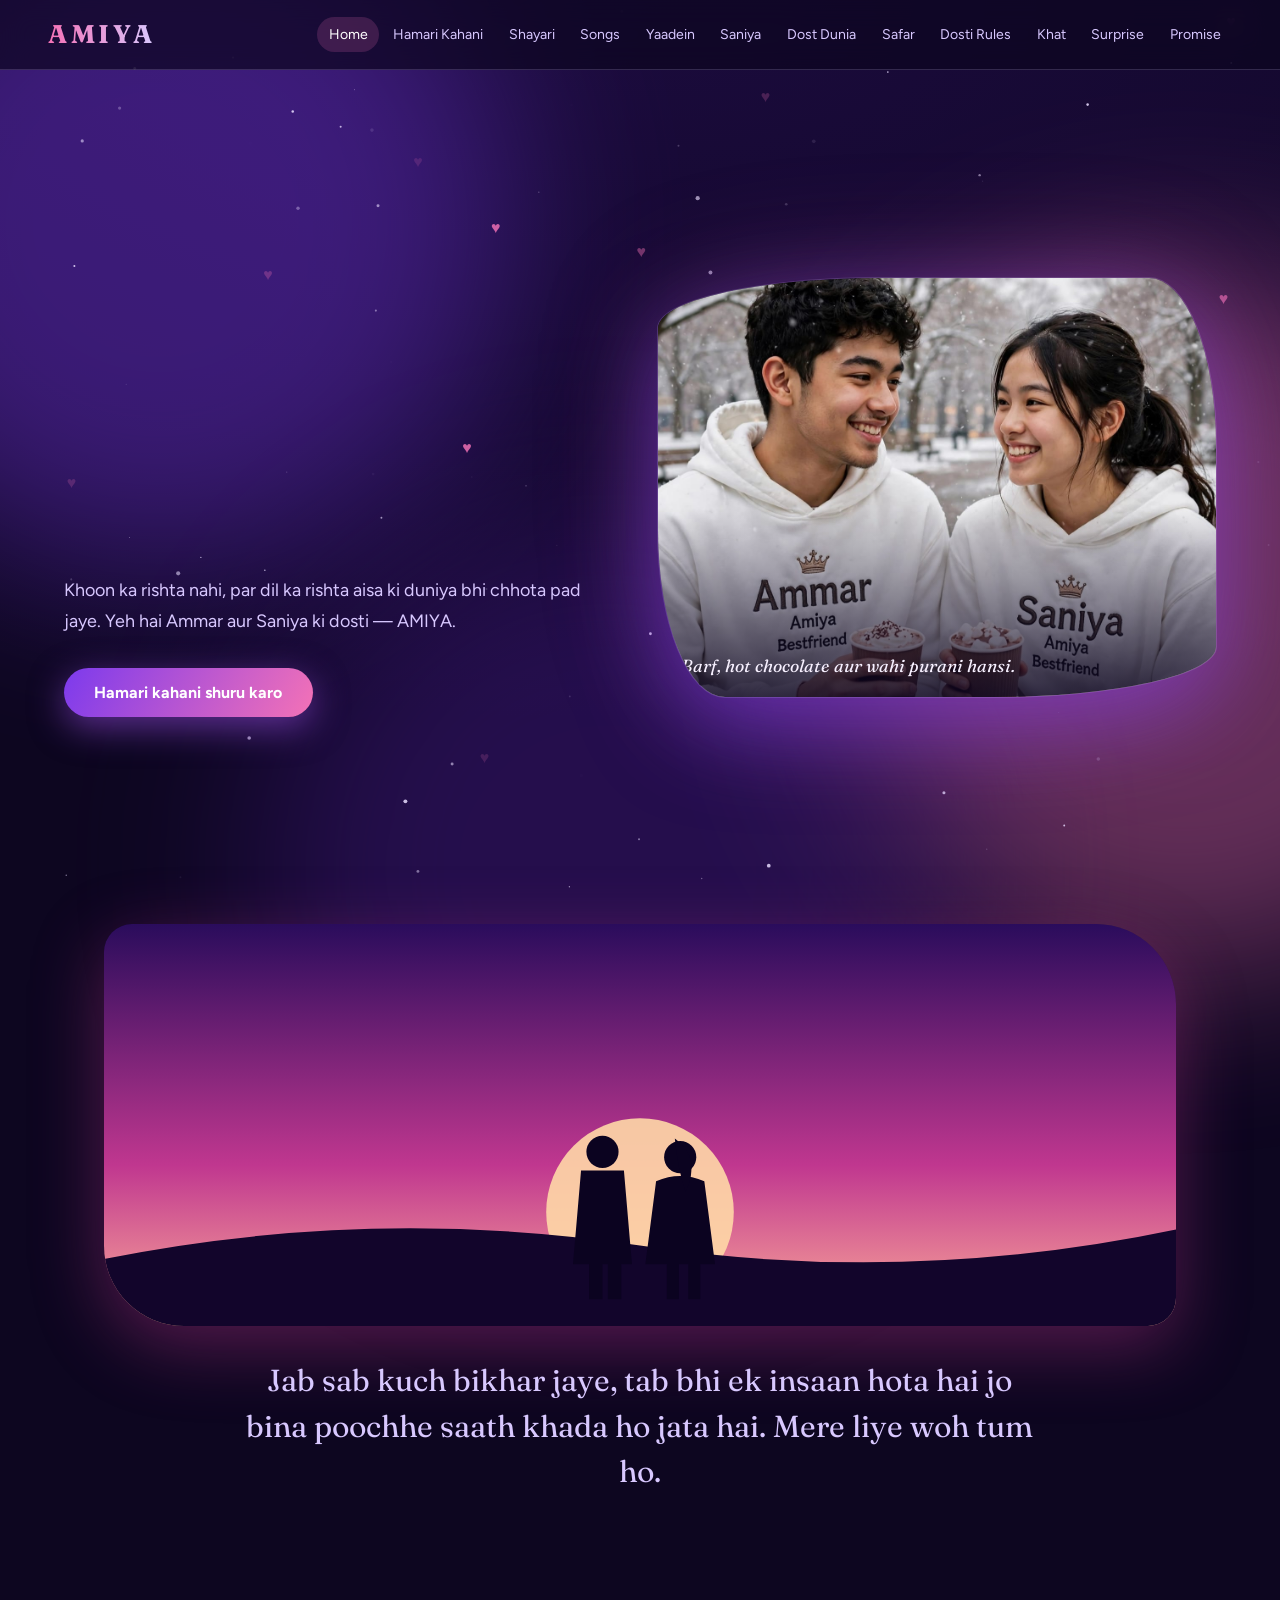
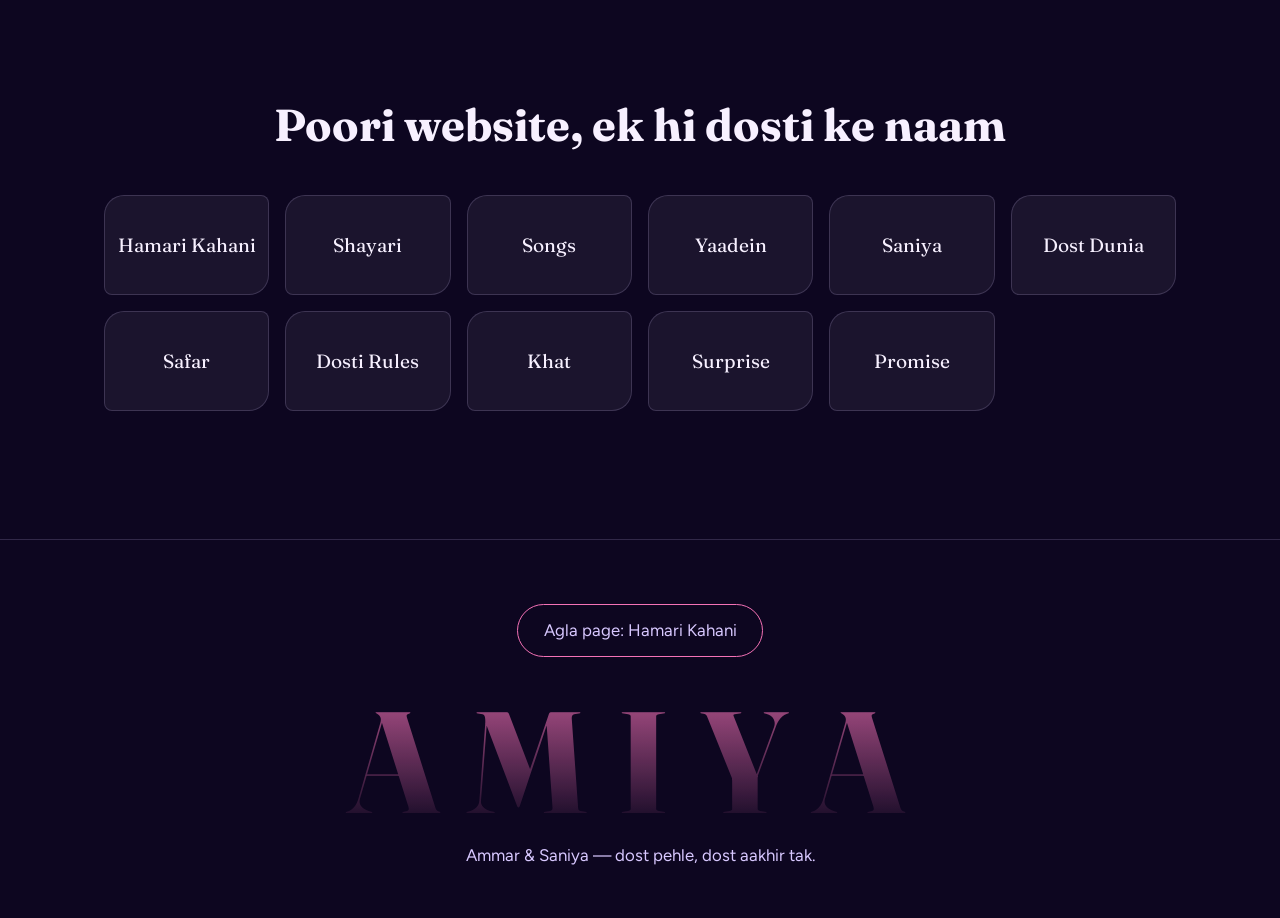
<file: src/main/webapp/index.html>
<!DOCTYPE html>
<html lang="hi"><head><meta charset="UTF-8"><meta name="viewport" content="width=device-width,initial-scale=1">
<title>Home | AMIYA</title><meta name="theme-color" content="#0d0620">
<link rel="preconnect" href="https://fonts.googleapis.com"><link rel="preconnect" href="https://fonts.gstatic.com" crossorigin>
<link href="https://fonts.googleapis.com/css2?family=Fraunces:ital,opsz,wght@0,9..144,500;0,9..144,700;1,9..144,500&amp;family=Figtree:wght@400;500;700&amp;display=swap" rel="stylesheet">
<link rel="stylesheet" href="assets/css/style.css"></head>
<body data-page="index"><div class="aurora"><i></i><i></i><i></i></div><canvas id="sky" aria-hidden="true"></canvas>
<header class="top"><a class="logo" href="index.html">AMIYA</a><button class="burger" aria-label="Menu" aria-expanded="false"><span></span><span></span></button><nav class="menu"><a href="index.html" class="on">Home</a><a href="story.html">Hamari Kahani</a><a href="shayari.html">Shayari</a><a href="songs.html">Songs</a><a href="memories.html">Yaadein</a><a href="saniya.html">Saniya</a><a href="friends.html">Dost Dunia</a><a href="timeline.html">Safar</a><a href="rules.html">Dosti Rules</a><a href="letter.html">Khat</a><a href="surprise.html">Surprise</a><a href="promise.html">Promise</a></nav></header><main>

<section class="hero"><div class="hero-txt"><h1 class="split">Some Bonds Are Unbreakable.</h1>
<p class="tag">Khoon ka rishta nahi, par dil ka rishta aisa ki duniya bhi chhota pad jaye. Yeh hai Ammar aur Saniya ki dosti &mdash; AMIYA.</p>
<a class="btn" href="story.html">Hamari kahani shuru karo</a></div>
<figure class="hero-img"><img src="assets/img/hero.jpg" alt="Ammar aur Saniya, hot chocolate ke saath, barf mein hanste hue" fetchpriority="high"><figcaption>Barf, hot chocolate aur wahi purani hansi.</figcaption></figure></section>
<section class="sec"><div class="sunset rv"><svg viewBox="0 0 800 300" class="sil" role="img" aria-label="Sunset mein do dost silhouette"><defs><linearGradient id="sk" x1="0" y1="0" x2="0" y2="1"><stop offset="0" stop-color="#2a0c5c"/><stop offset=".6" stop-color="#c0378f"/><stop offset="1" stop-color="#ffb199"/></linearGradient></defs><rect width="800" height="300" fill="url(#sk)"/><circle cx="400" cy="215" r="70" fill="#ffd9a8" opacity=".9" class="sun"/><path d="M0 250q200-40 400-10t400-12v72H0z" fill="#12052b"/><g fill="#0b0320"><circle cx="372" cy="170" r="12"/><path d="M356 184h32l6 70h-44zM362 254h10v26h-10zM376 254h10v26h-10z"/><circle cx="430" cy="174" r="12"/><path d="M412 192q18-8 36 0l8 62h-52zM420 254h9v26h-9zM436 254h9v26h-9z"/><path d="M426 160q20 14 8 40-6-18-8-40z"/></g></svg></div><p class="lead rv">Jab sab kuch bikhar jaye, tab bhi ek insaan hota hai jo bina poochhe saath khada ho jata hai. Mere liye woh tum ho.</p></section>
<section class="sec"><h2 class="rv">Poori website, ek hi dosti ke naam</h2><div class="grid"><a class="tile rv" href="story.html"><span>Hamari Kahani</span></a><a class="tile rv" href="shayari.html"><span>Shayari</span></a><a class="tile rv" href="songs.html"><span>Songs</span></a><a class="tile rv" href="memories.html"><span>Yaadein</span></a><a class="tile rv" href="saniya.html"><span>Saniya</span></a><a class="tile rv" href="friends.html"><span>Dost Dunia</span></a><a class="tile rv" href="timeline.html"><span>Safar</span></a><a class="tile rv" href="rules.html"><span>Dosti Rules</span></a><a class="tile rv" href="letter.html"><span>Khat</span></a><a class="tile rv" href="surprise.html"><span>Surprise</span></a><a class="tile rv" href="promise.html"><span>Promise</span></a></div></section>
</main><footer class="foot"><a class="next" href="story.html">Agla page: Hamari Kahani</a><div class="wm">AMIYA</div><p>Ammar &amp; Saniya &mdash; dost pehle, dost aakhir tak.</p></footer><script src="assets/js/app.js"></script></body></html>
</file>
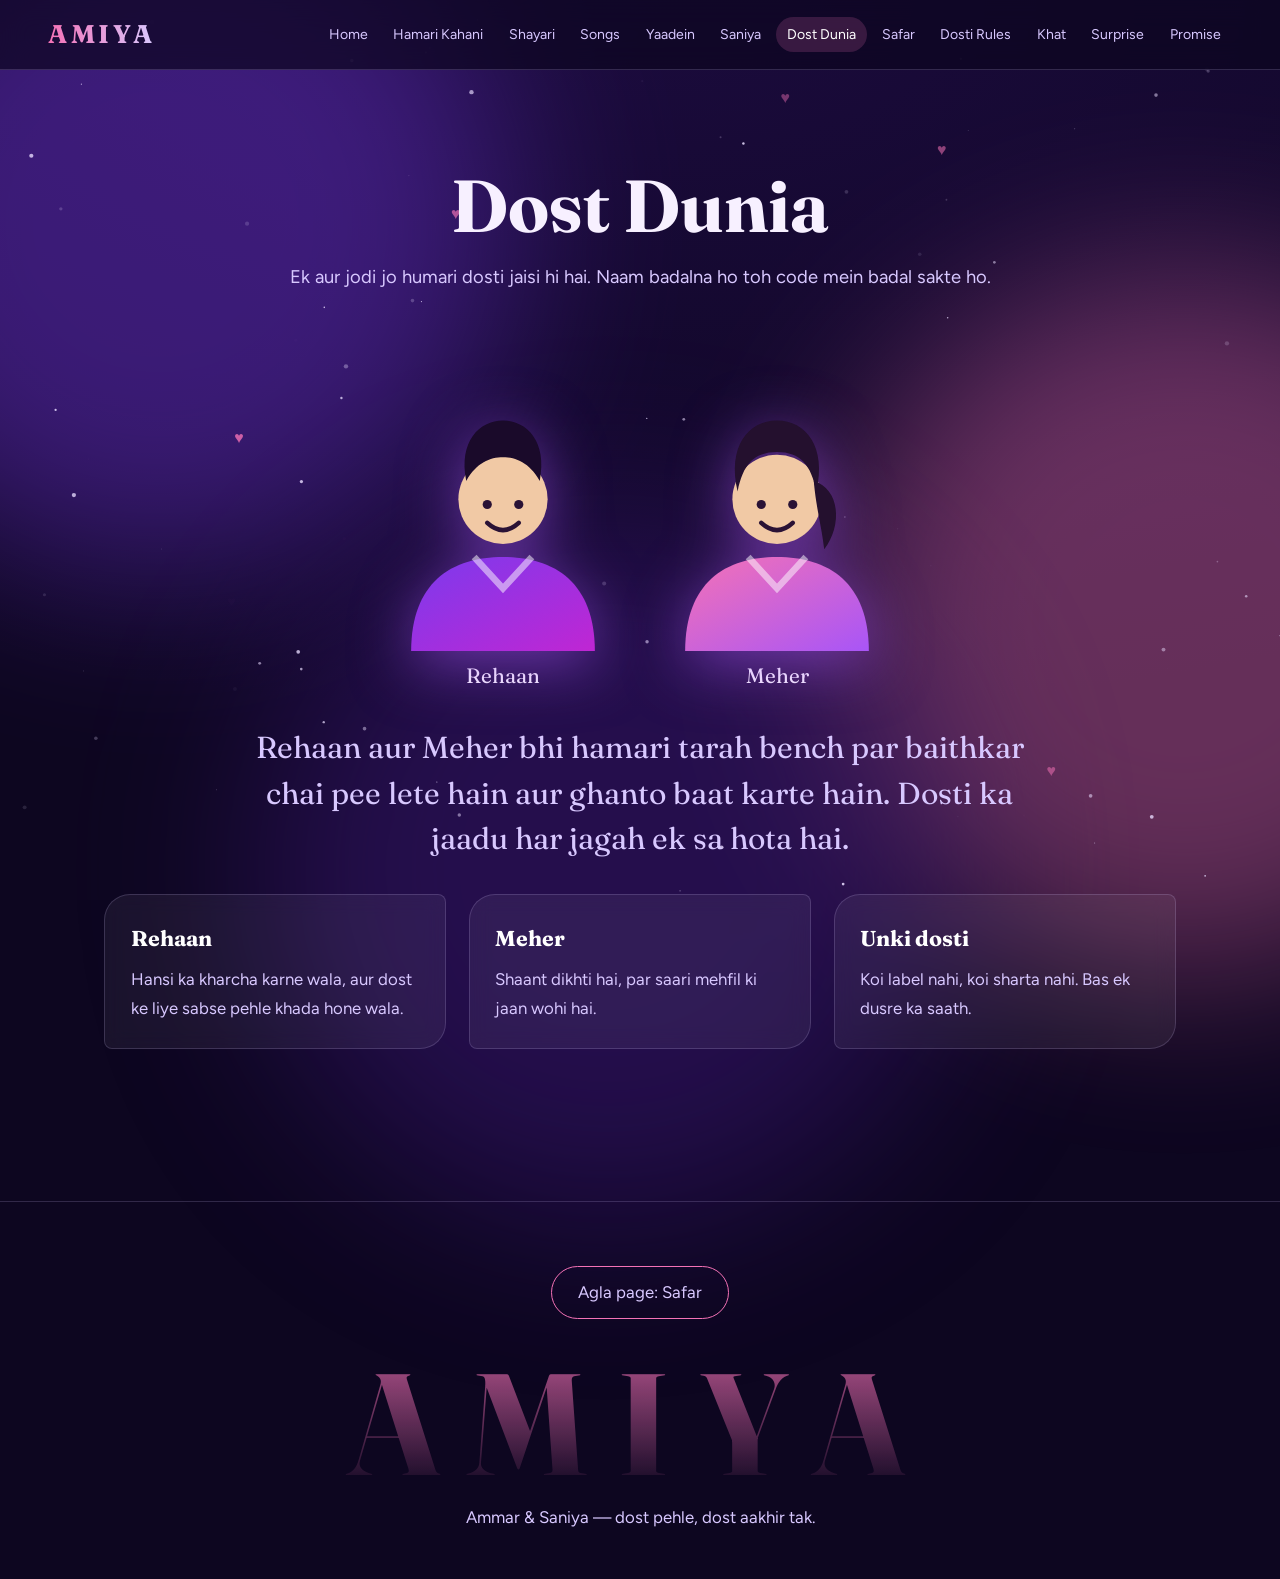
<file: src/main/webapp/friends.html>
<!DOCTYPE html>
<html lang="hi"><head><meta charset="UTF-8"><meta name="viewport" content="width=device-width,initial-scale=1">
<title>Dost Dunia | AMIYA</title><meta name="theme-color" content="#0d0620">
<link rel="preconnect" href="https://fonts.googleapis.com"><link rel="preconnect" href="https://fonts.gstatic.com" crossorigin>
<link href="https://fonts.googleapis.com/css2?family=Fraunces:ital,opsz,wght@0,9..144,500;0,9..144,700;1,9..144,500&amp;family=Figtree:wght@400;500;700&amp;display=swap" rel="stylesheet">
<link rel="stylesheet" href="assets/css/style.css"></head>
<body data-page="friends"><div class="aurora"><i></i><i></i><i></i></div><canvas id="sky" aria-hidden="true"></canvas>
<header class="top"><a class="logo" href="index.html">AMIYA</a><button class="burger" aria-label="Menu" aria-expanded="false"><span></span><span></span></button><nav class="menu"><a href="index.html">Home</a><a href="story.html">Hamari Kahani</a><a href="shayari.html">Shayari</a><a href="songs.html">Songs</a><a href="memories.html">Yaadein</a><a href="saniya.html">Saniya</a><a href="friends.html" class="on">Dost Dunia</a><a href="timeline.html">Safar</a><a href="rules.html">Dosti Rules</a><a href="letter.html">Khat</a><a href="surprise.html">Surprise</a><a href="promise.html">Promise</a></nav></header><main>
<section class="phero"><h1 class="split">Dost Dunia</h1><p>Ek aur jodi jo humari dosti jaisi hi hai. Naam badalna ho toh code mein badal sakte ho.</p></section>
<section class="sec"><div class="pair rv"><figure><svg viewBox="0 0 160 200" class="av"><defs><linearGradient id="gb7c3aed" x1="0" x2="1" y1="0" y2="1"><stop offset="0" stop-color="#7c3aed"/><stop offset="1" stop-color="#c026d3"/></linearGradient></defs><path d="M10 200c0-52 30-72 70-72s70 20 70 72z" fill="url(#gb7c3aed)"/><path d="M58 128l22 24 22-24" fill="none" stroke="#fff" stroke-opacity=".5" stroke-width="5"/><circle cx="80" cy="84" r="34" fill="#f1c9a5"/><path d="M52 70c-6-30 10-46 28-46s34 16 28 46c-8-14-18-18-28-18s-20 4-28 18z" fill="#1a0a2a"/><circle cx="68" cy="88" r="3.5" fill="#2a1235"/><circle cx="92" cy="88" r="3.5" fill="#2a1235"/><path d="M68 102q12 11 24 0" fill="none" stroke="#2a1235" stroke-width="3.5" stroke-linecap="round"/></svg><figcaption>Rehaan</figcaption></figure><figure><svg viewBox="0 0 160 200" class="av"><defs><linearGradient id="ggf472b6" x1="0" x2="1" y1="0" y2="1"><stop offset="0" stop-color="#f472b6"/><stop offset="1" stop-color="#a855f7"/></linearGradient></defs><path d="M10 200c0-52 30-72 70-72s70 20 70 72z" fill="url(#ggf472b6)"/><path d="M58 128l22 24 22-24" fill="none" stroke="#fff" stroke-opacity=".5" stroke-width="5"/><circle cx="80" cy="84" r="34" fill="#f1c9a5"/><path d="M50 78c-8-34 8-54 30-54s38 20 30 54c-4-20-12-30-30-30s-26 10-30 30z" fill="#24102e"/><path d="M108 70c20 6 22 34 8 52-2-18-6-30-8-52z" fill="#24102e"/><circle cx="68" cy="88" r="3.5" fill="#2a1235"/><circle cx="92" cy="88" r="3.5" fill="#2a1235"/><path d="M68 102q12 11 24 0" fill="none" stroke="#2a1235" stroke-width="3.5" stroke-linecap="round"/></svg><figcaption>Meher</figcaption></figure></div>
<p class="lead rv">Rehaan aur Meher bhi hamari tarah bench par baithkar chai pee lete hain aur ghanto baat karte hain. Dosti ka jaadu har jagah ek sa hota hai.</p>
<div class="grid wide"><article class="c rv"><h3>Rehaan</h3><p>Hansi ka kharcha karne wala, aur dost ke liye sabse pehle khada hone wala.</p></article><article class="c rv"><h3>Meher</h3><p>Shaant dikhti hai, par saari mehfil ki jaan wohi hai.</p></article><article class="c rv"><h3>Unki dosti</h3><p>Koi label nahi, koi sharta nahi. Bas ek dusre ka saath.</p></article></div></section></main><footer class="foot"><a class="next" href="timeline.html">Agla page: Safar</a><div class="wm">AMIYA</div><p>Ammar &amp; Saniya &mdash; dost pehle, dost aakhir tak.</p></footer><script src="assets/js/app.js"></script></body></html>
</file>
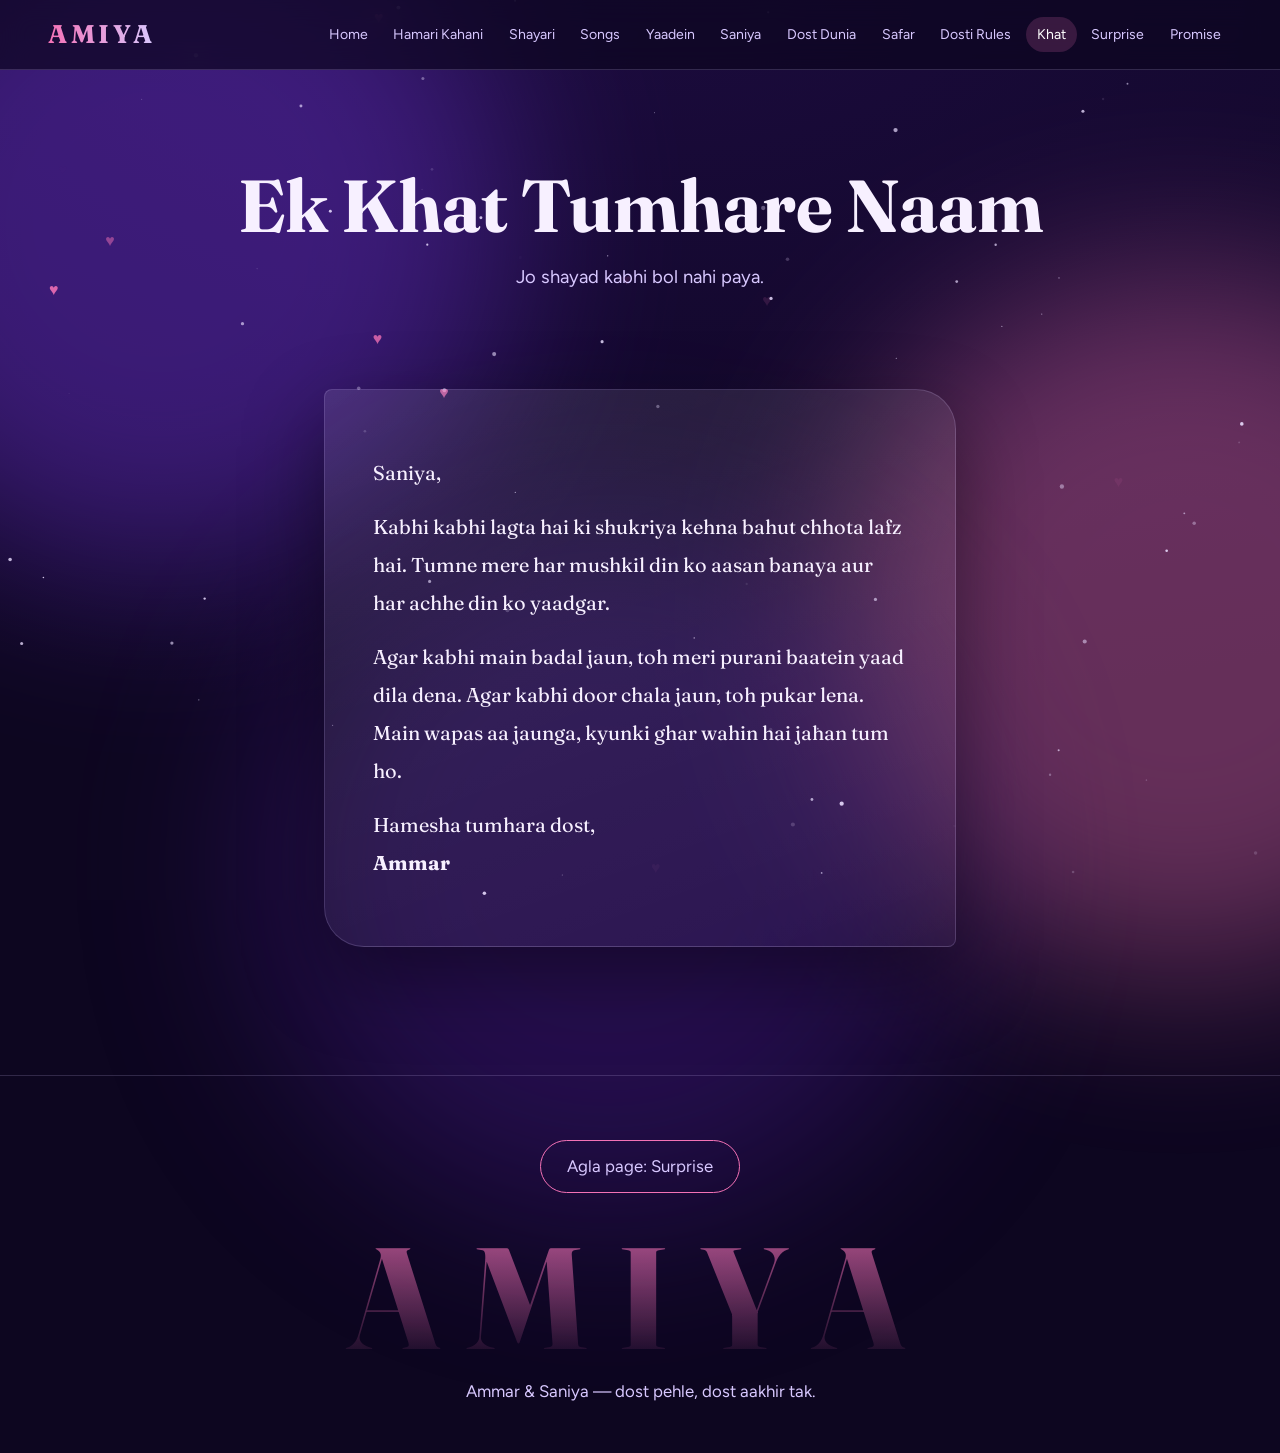
<file: src/main/webapp/letter.html>
<!DOCTYPE html>
<html lang="hi"><head><meta charset="UTF-8"><meta name="viewport" content="width=device-width,initial-scale=1">
<title>Khat | AMIYA</title><meta name="theme-color" content="#0d0620">
<link rel="preconnect" href="https://fonts.googleapis.com"><link rel="preconnect" href="https://fonts.gstatic.com" crossorigin>
<link href="https://fonts.googleapis.com/css2?family=Fraunces:ital,opsz,wght@0,9..144,500;0,9..144,700;1,9..144,500&amp;family=Figtree:wght@400;500;700&amp;display=swap" rel="stylesheet">
<link rel="stylesheet" href="assets/css/style.css"></head>
<body data-page="letter"><div class="aurora"><i></i><i></i><i></i></div><canvas id="sky" aria-hidden="true"></canvas>
<header class="top"><a class="logo" href="index.html">AMIYA</a><button class="burger" aria-label="Menu" aria-expanded="false"><span></span><span></span></button><nav class="menu"><a href="index.html">Home</a><a href="story.html">Hamari Kahani</a><a href="shayari.html">Shayari</a><a href="songs.html">Songs</a><a href="memories.html">Yaadein</a><a href="saniya.html">Saniya</a><a href="friends.html">Dost Dunia</a><a href="timeline.html">Safar</a><a href="rules.html">Dosti Rules</a><a href="letter.html" class="on">Khat</a><a href="surprise.html">Surprise</a><a href="promise.html">Promise</a></nav></header><main>
<section class="phero"><h1 class="split">Ek Khat Tumhare Naam</h1><p>Jo shayad kabhi bol nahi paya.</p></section>
<section class="sec narrow"><div class="paper rv"><p>Saniya,</p><p>Kabhi kabhi lagta hai ki shukriya kehna bahut chhota lafz hai. Tumne mere har mushkil din ko aasan banaya aur har achhe din ko yaadgar.</p><p>Agar kabhi main badal jaun, toh meri purani baatein yaad dila dena. Agar kabhi door chala jaun, toh pukar lena. Main wapas aa jaunga, kyunki ghar wahin hai jahan tum ho.</p><p>Hamesha tumhara dost,<br><strong>Ammar</strong></p></div></section></main><footer class="foot"><a class="next" href="surprise.html">Agla page: Surprise</a><div class="wm">AMIYA</div><p>Ammar &amp; Saniya &mdash; dost pehle, dost aakhir tak.</p></footer><script src="assets/js/app.js"></script></body></html>
</file>
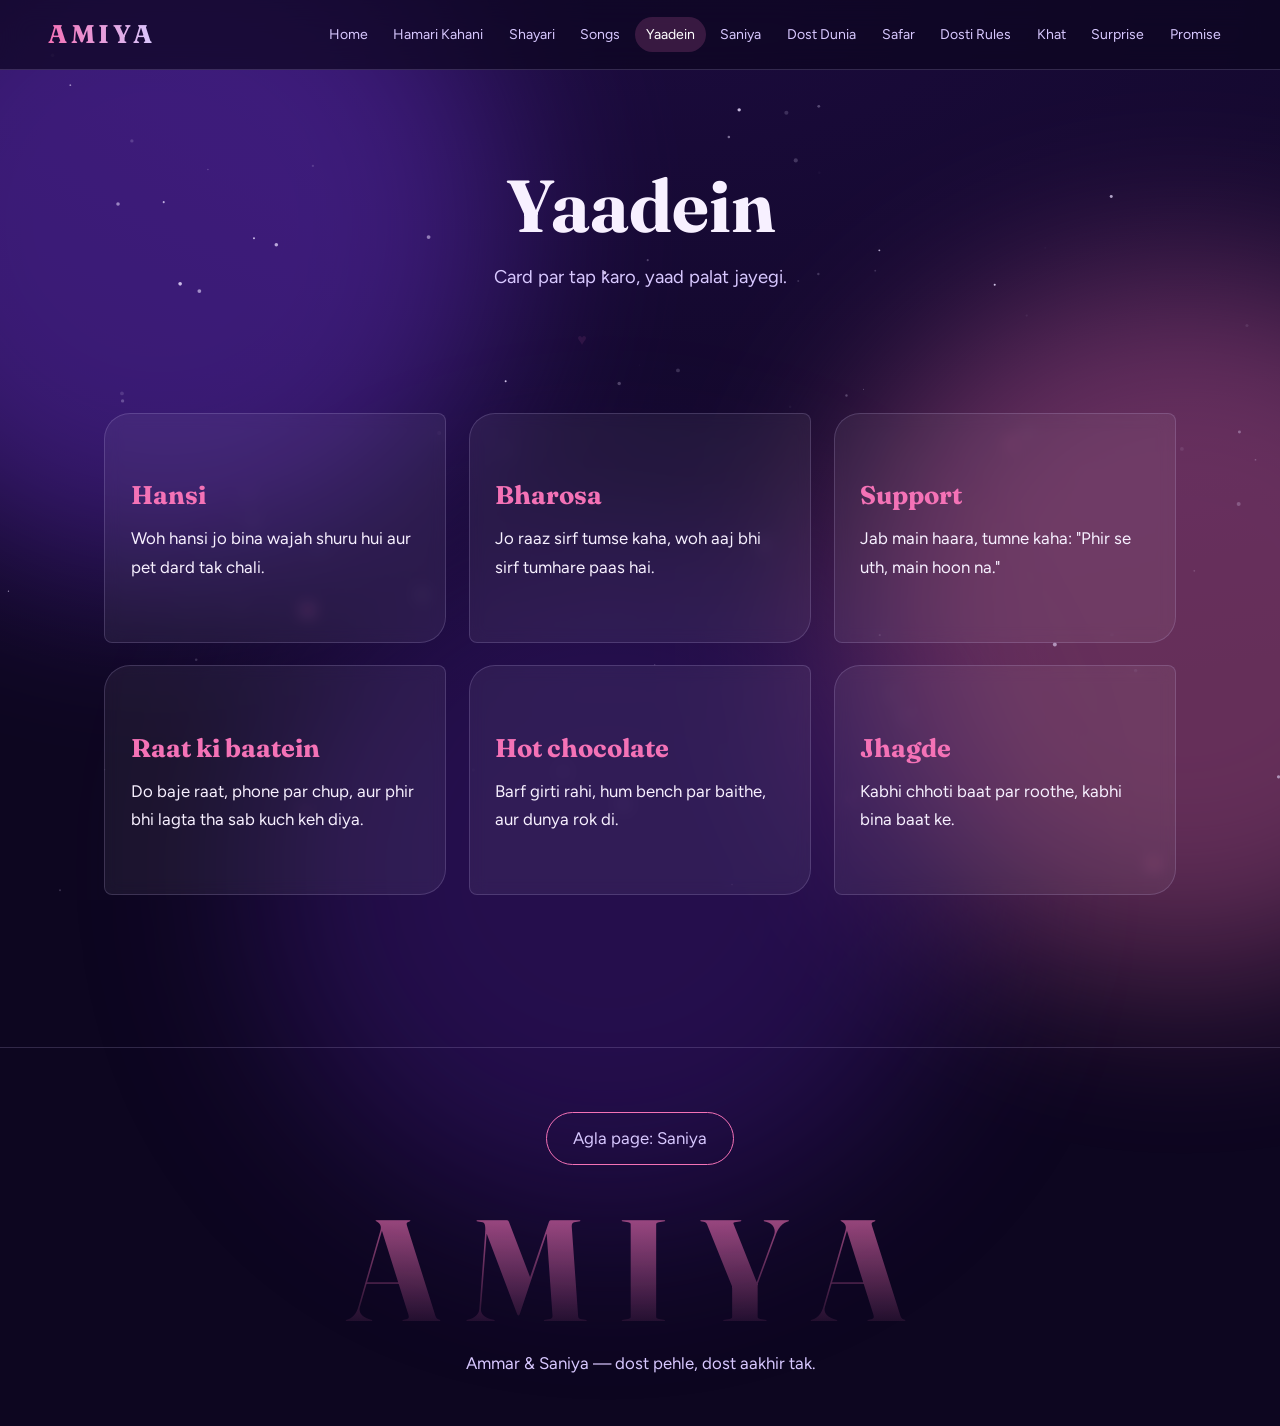
<file: src/main/webapp/memories.html>
<!DOCTYPE html>
<html lang="hi"><head><meta charset="UTF-8"><meta name="viewport" content="width=device-width,initial-scale=1">
<title>Yaadein | AMIYA</title><meta name="theme-color" content="#0d0620">
<link rel="preconnect" href="https://fonts.googleapis.com"><link rel="preconnect" href="https://fonts.gstatic.com" crossorigin>
<link href="https://fonts.googleapis.com/css2?family=Fraunces:ital,opsz,wght@0,9..144,500;0,9..144,700;1,9..144,500&amp;family=Figtree:wght@400;500;700&amp;display=swap" rel="stylesheet">
<link rel="stylesheet" href="assets/css/style.css"></head>
<body data-page="memories"><div class="aurora"><i></i><i></i><i></i></div><canvas id="sky" aria-hidden="true"></canvas>
<header class="top"><a class="logo" href="index.html">AMIYA</a><button class="burger" aria-label="Menu" aria-expanded="false"><span></span><span></span></button><nav class="menu"><a href="index.html">Home</a><a href="story.html">Hamari Kahani</a><a href="shayari.html">Shayari</a><a href="songs.html">Songs</a><a href="memories.html" class="on">Yaadein</a><a href="saniya.html">Saniya</a><a href="friends.html">Dost Dunia</a><a href="timeline.html">Safar</a><a href="rules.html">Dosti Rules</a><a href="letter.html">Khat</a><a href="surprise.html">Surprise</a><a href="promise.html">Promise</a></nav></header><main>
<section class="phero"><h1 class="split">Yaadein</h1><p>Card par tap karo, yaad palat jayegi.</p></section><section class="sec"><div class="grid wide"><div class="flip rv" tabindex="0" role="button" aria-label="Hansi yaad palto"><div class="in"><div class="f"><h3>Hansi</h3><p>Woh hansi jo bina wajah shuru hui aur pet dard tak chali.</p></div><div class="b"><p>Class mein ek ghalat jawab, aur hum dono ka dabi hui hansi rokne ka nakam koshish.</p></div></div></div><div class="flip rv" tabindex="0" role="button" aria-label="Bharosa yaad palto"><div class="in"><div class="f"><h3>Bharosa</h3><p>Jo raaz sirf tumse kaha, woh aaj bhi sirf tumhare paas hai.</p></div><div class="b"><p>Kabhi sawal nahi kiya, bas suna aur gale laga liya.</p></div></div></div><div class="flip rv" tabindex="0" role="button" aria-label="Support yaad palto"><div class="in"><div class="f"><h3>Support</h3><p>Jab main haara, tumne kaha: "Phir se uth, main hoon na."</p></div><div class="b"><p>Aur sach mein tum hamesha thi.</p></div></div></div><div class="flip rv" tabindex="0" role="button" aria-label="Raat ki baatein yaad palto"><div class="in"><div class="f"><h3>Raat ki baatein</h3><p>Do baje raat, phone par chup, aur phir bhi lagta tha sab kuch keh diya.</p></div><div class="b"><p>Un raaton ne hume sabse zyada jaana.</p></div></div></div><div class="flip rv" tabindex="0" role="button" aria-label="Hot chocolate yaad palto"><div class="in"><div class="f"><h3>Hot chocolate</h3><p>Barf girti rahi, hum bench par baithe, aur dunya rok di.</p></div><div class="b"><p>Marshmallow tumhare, whipped cream mere. Hamesha ki tarah.</p></div></div></div><div class="flip rv" tabindex="0" role="button" aria-label="Jhagde yaad palto"><div class="in"><div class="f"><h3>Jhagde</h3><p>Kabhi chhoti baat par roothe, kabhi bina baat ke.</p></div><div class="b"><p>Par mana lene ka tareeka hum dono ko aata tha.</p></div></div></div></div></section></main><footer class="foot"><a class="next" href="saniya.html">Agla page: Saniya</a><div class="wm">AMIYA</div><p>Ammar &amp; Saniya &mdash; dost pehle, dost aakhir tak.</p></footer><script src="assets/js/app.js"></script></body></html>
</file>
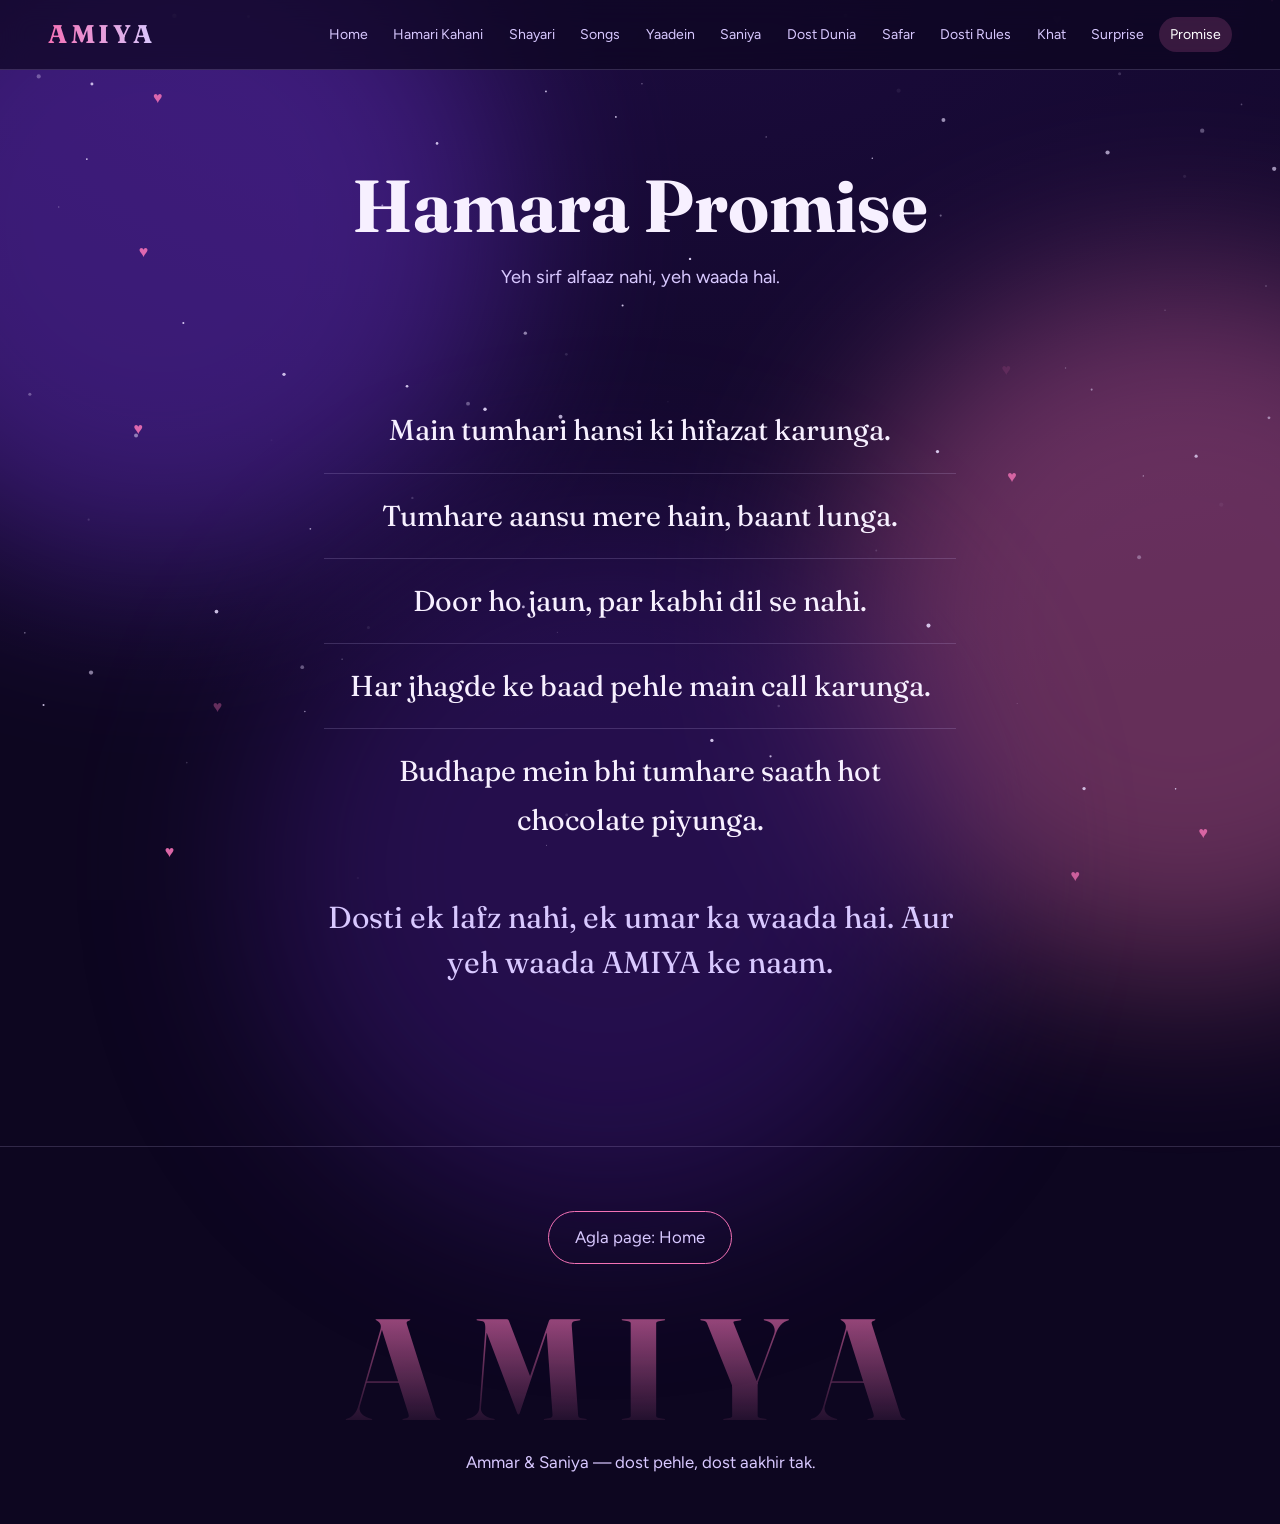
<file: src/main/webapp/promise.html>
<!DOCTYPE html>
<html lang="hi"><head><meta charset="UTF-8"><meta name="viewport" content="width=device-width,initial-scale=1">
<title>Promise | AMIYA</title><meta name="theme-color" content="#0d0620">
<link rel="preconnect" href="https://fonts.googleapis.com"><link rel="preconnect" href="https://fonts.gstatic.com" crossorigin>
<link href="https://fonts.googleapis.com/css2?family=Fraunces:ital,opsz,wght@0,9..144,500;0,9..144,700;1,9..144,500&amp;family=Figtree:wght@400;500;700&amp;display=swap" rel="stylesheet">
<link rel="stylesheet" href="assets/css/style.css"></head>
<body data-page="promise"><div class="aurora"><i></i><i></i><i></i></div><canvas id="sky" aria-hidden="true"></canvas>
<header class="top"><a class="logo" href="index.html">AMIYA</a><button class="burger" aria-label="Menu" aria-expanded="false"><span></span><span></span></button><nav class="menu"><a href="index.html">Home</a><a href="story.html">Hamari Kahani</a><a href="shayari.html">Shayari</a><a href="songs.html">Songs</a><a href="memories.html">Yaadein</a><a href="saniya.html">Saniya</a><a href="friends.html">Dost Dunia</a><a href="timeline.html">Safar</a><a href="rules.html">Dosti Rules</a><a href="letter.html">Khat</a><a href="surprise.html">Surprise</a><a href="promise.html" class="on">Promise</a></nav></header><main>
<section class="phero"><h1 class="split">Hamara Promise</h1><p>Yeh sirf alfaaz nahi, yeh waada hai.</p></section>
<section class="sec narrow center"><ul class="prom">
<li class="rv">Main tumhari hansi ki hifazat karunga.</li><li class="rv">Tumhare aansu mere hain, baant lunga.</li><li class="rv">Door ho jaun, par kabhi dil se nahi.</li><li class="rv">Har jhagde ke baad pehle main call karunga.</li><li class="rv">Budhape mein bhi tumhare saath hot chocolate piyunga.</li></ul>
<p class="lead rv">Dosti ek lafz nahi, ek umar ka waada hai. Aur yeh waada AMIYA ke naam.</p></section></main><footer class="foot"><a class="next" href="index.html">Agla page: Home</a><div class="wm">AMIYA</div><p>Ammar &amp; Saniya &mdash; dost pehle, dost aakhir tak.</p></footer><script src="assets/js/app.js"></script></body></html>
</file>
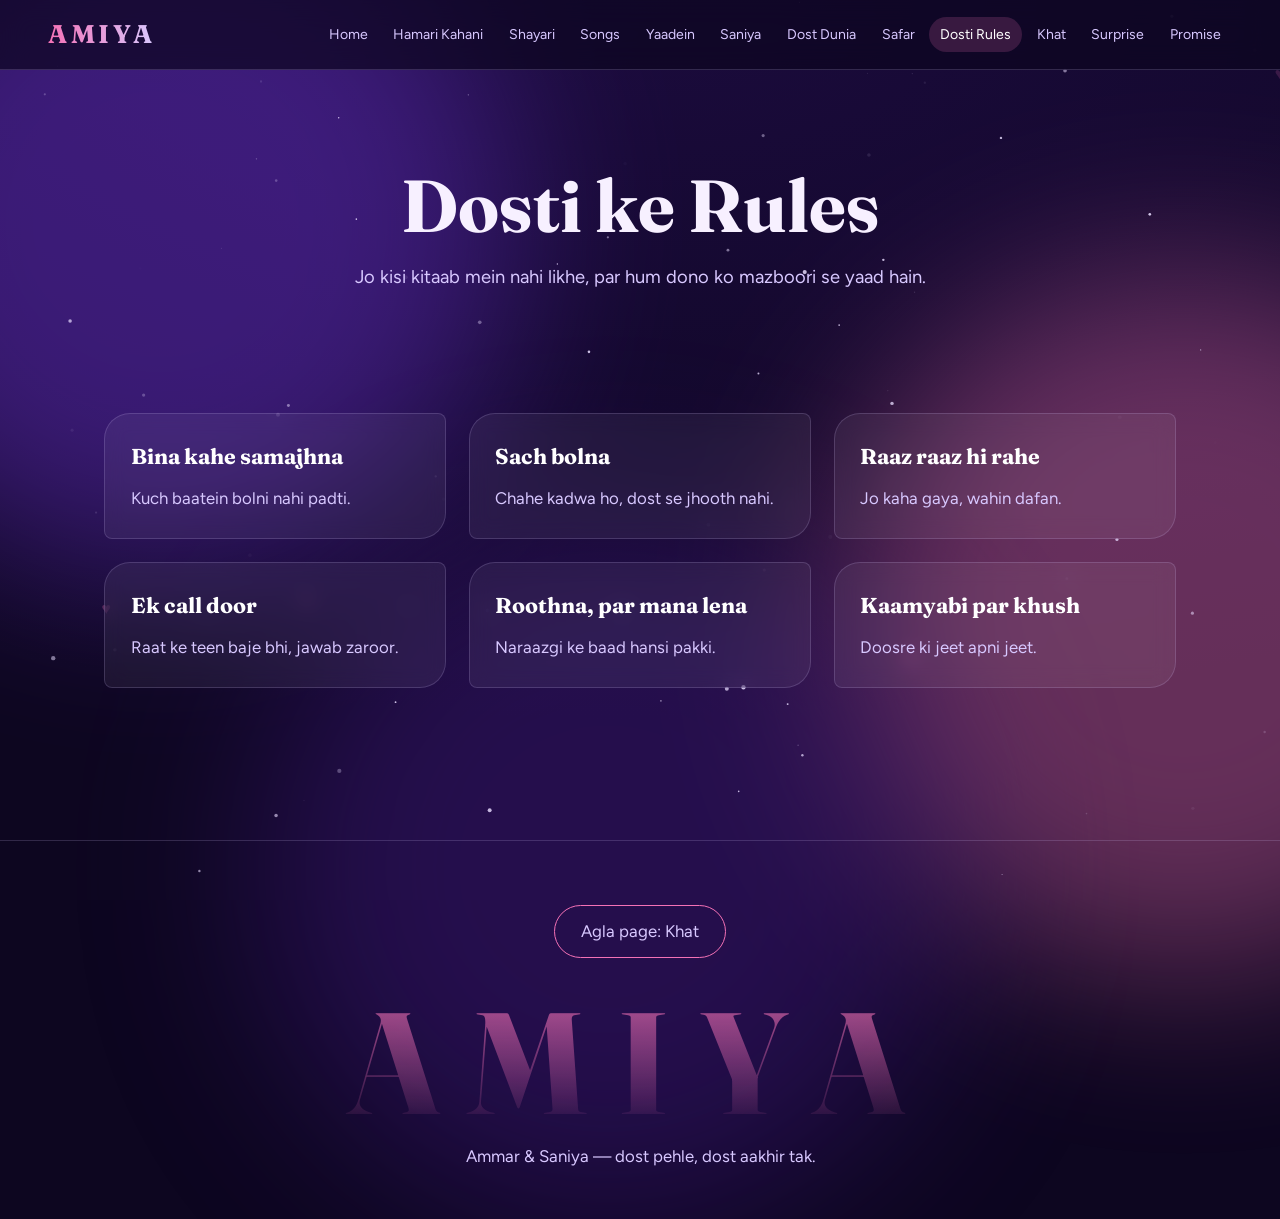
<file: src/main/webapp/rules.html>
<!DOCTYPE html>
<html lang="hi"><head><meta charset="UTF-8"><meta name="viewport" content="width=device-width,initial-scale=1">
<title>Dosti Rules | AMIYA</title><meta name="theme-color" content="#0d0620">
<link rel="preconnect" href="https://fonts.googleapis.com"><link rel="preconnect" href="https://fonts.gstatic.com" crossorigin>
<link href="https://fonts.googleapis.com/css2?family=Fraunces:ital,opsz,wght@0,9..144,500;0,9..144,700;1,9..144,500&amp;family=Figtree:wght@400;500;700&amp;display=swap" rel="stylesheet">
<link rel="stylesheet" href="assets/css/style.css"></head>
<body data-page="rules"><div class="aurora"><i></i><i></i><i></i></div><canvas id="sky" aria-hidden="true"></canvas>
<header class="top"><a class="logo" href="index.html">AMIYA</a><button class="burger" aria-label="Menu" aria-expanded="false"><span></span><span></span></button><nav class="menu"><a href="index.html">Home</a><a href="story.html">Hamari Kahani</a><a href="shayari.html">Shayari</a><a href="songs.html">Songs</a><a href="memories.html">Yaadein</a><a href="saniya.html">Saniya</a><a href="friends.html">Dost Dunia</a><a href="timeline.html">Safar</a><a href="rules.html" class="on">Dosti Rules</a><a href="letter.html">Khat</a><a href="surprise.html">Surprise</a><a href="promise.html">Promise</a></nav></header><main>
<section class="phero"><h1 class="split">Dosti ke Rules</h1><p>Jo kisi kitaab mein nahi likhe, par hum dono ko mazboori se yaad hain.</p></section><section class="sec"><div class="grid wide"><article class="c rv"><h3>Bina kahe samajhna</h3><p>Kuch baatein bolni nahi padti.</p></article><article class="c rv"><h3>Sach bolna</h3><p>Chahe kadwa ho, dost se jhooth nahi.</p></article><article class="c rv"><h3>Raaz raaz hi rahe</h3><p>Jo kaha gaya, wahin dafan.</p></article><article class="c rv"><h3>Ek call door</h3><p>Raat ke teen baje bhi, jawab zaroor.</p></article><article class="c rv"><h3>Roothna, par mana lena</h3><p>Naraazgi ke baad hansi pakki.</p></article><article class="c rv"><h3>Kaamyabi par khush</h3><p>Doosre ki jeet apni jeet.</p></article></div></section></main><footer class="foot"><a class="next" href="letter.html">Agla page: Khat</a><div class="wm">AMIYA</div><p>Ammar &amp; Saniya &mdash; dost pehle, dost aakhir tak.</p></footer><script src="assets/js/app.js"></script></body></html>
</file>
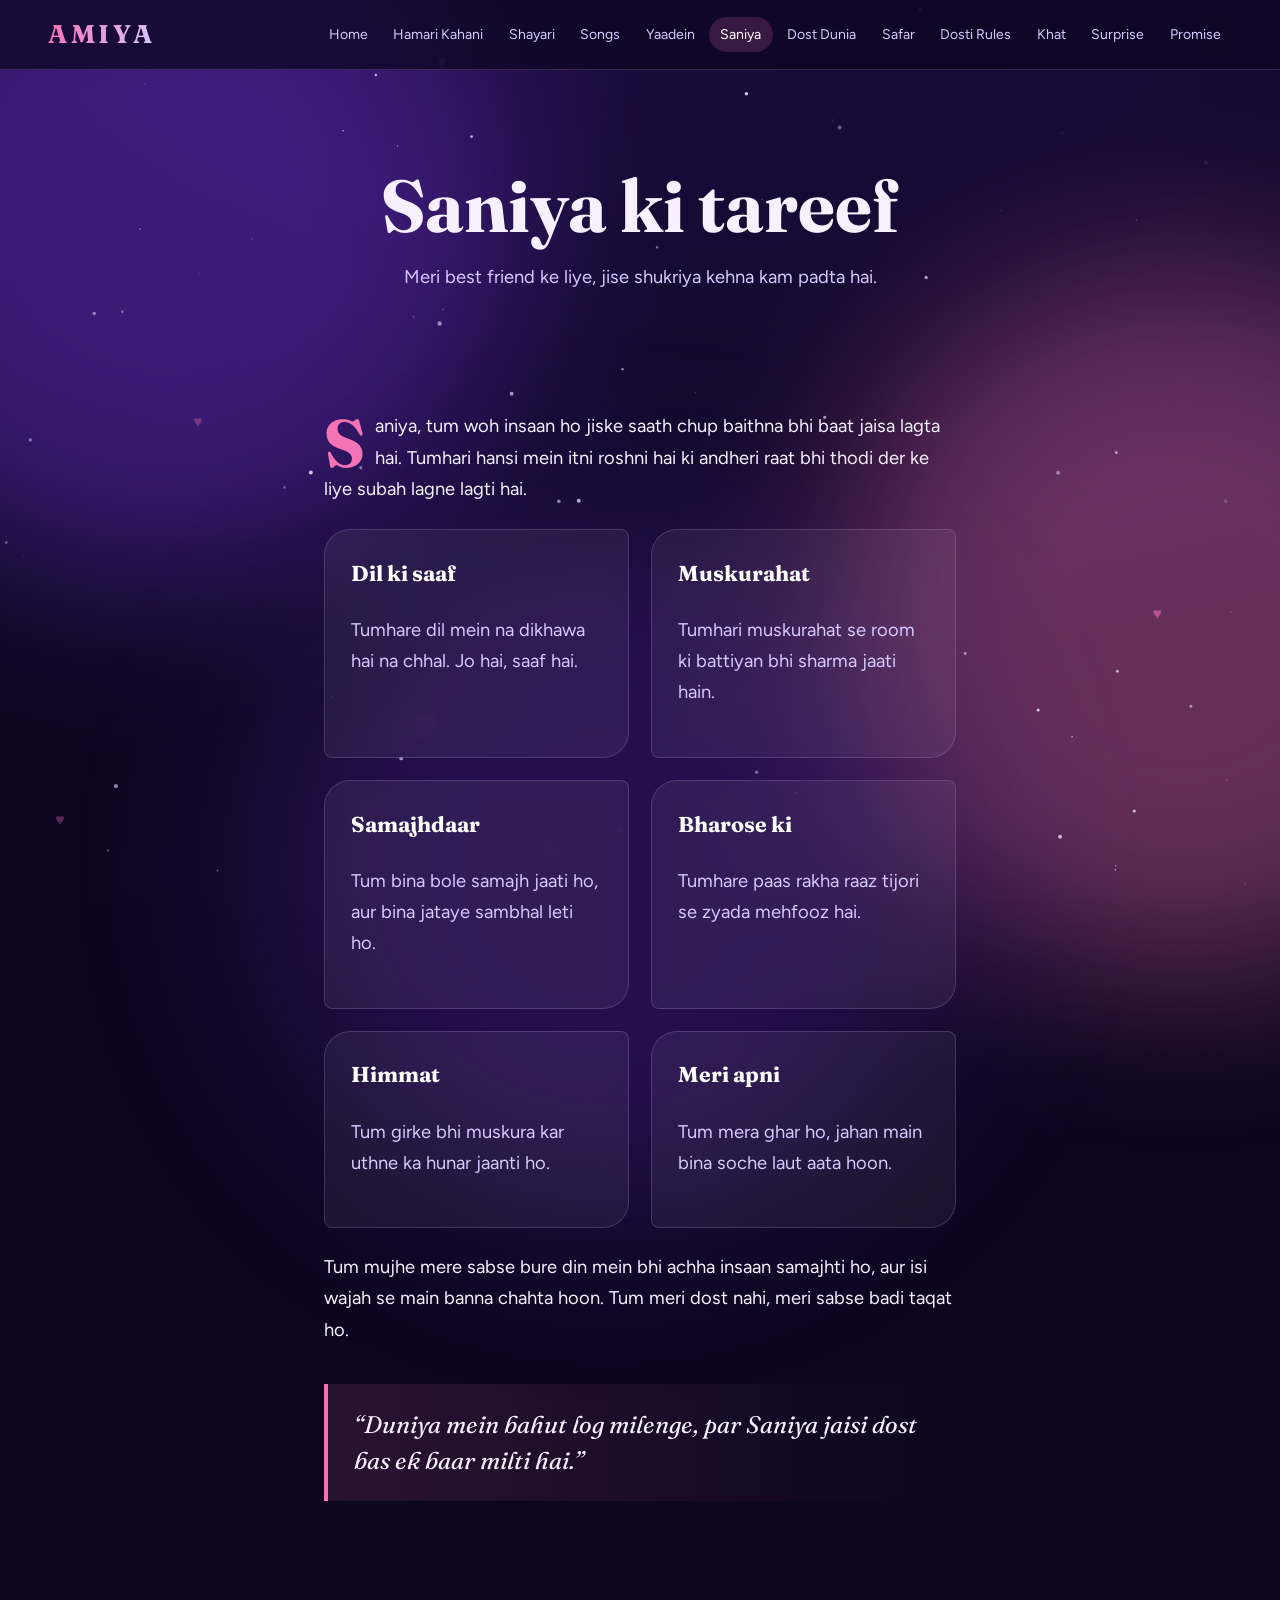
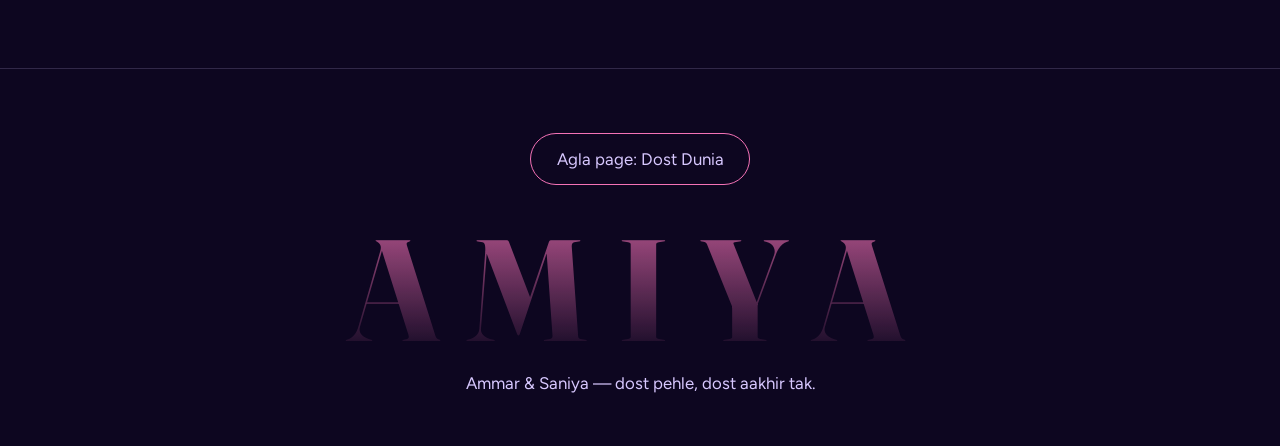
<file: src/main/webapp/saniya.html>
<!DOCTYPE html>
<html lang="hi"><head><meta charset="UTF-8"><meta name="viewport" content="width=device-width,initial-scale=1">
<title>Saniya | AMIYA</title><meta name="theme-color" content="#0d0620">
<link rel="preconnect" href="https://fonts.googleapis.com"><link rel="preconnect" href="https://fonts.gstatic.com" crossorigin>
<link href="https://fonts.googleapis.com/css2?family=Fraunces:ital,opsz,wght@0,9..144,500;0,9..144,700;1,9..144,500&amp;family=Figtree:wght@400;500;700&amp;display=swap" rel="stylesheet">
<link rel="stylesheet" href="assets/css/style.css"></head>
<body data-page="saniya"><div class="aurora"><i></i><i></i><i></i></div><canvas id="sky" aria-hidden="true"></canvas>
<header class="top"><a class="logo" href="index.html">AMIYA</a><button class="burger" aria-label="Menu" aria-expanded="false"><span></span><span></span></button><nav class="menu"><a href="index.html">Home</a><a href="story.html">Hamari Kahani</a><a href="shayari.html">Shayari</a><a href="songs.html">Songs</a><a href="memories.html">Yaadein</a><a href="saniya.html" class="on">Saniya</a><a href="friends.html">Dost Dunia</a><a href="timeline.html">Safar</a><a href="rules.html">Dosti Rules</a><a href="letter.html">Khat</a><a href="surprise.html">Surprise</a><a href="promise.html">Promise</a></nav></header><main>
<section class="phero"><h1 class="split">Saniya ki tareef</h1><p>Meri best friend ke liye, jise shukriya kehna kam padta hai.</p></section>
<section class="sec narrow story">
<p class="rv drop">Saniya, tum woh insaan ho jiske saath chup baithna bhi baat jaisa lagta hai. Tumhari hansi mein itni roshni hai ki andheri raat bhi thodi der ke liye subah lagne lagti hai.</p>
<div class="grid wide"><article class="c rv"><h3>Dil ki saaf</h3><p>Tumhare dil mein na dikhawa hai na chhal. Jo hai, saaf hai.</p></article><article class="c rv"><h3>Muskurahat</h3><p>Tumhari muskurahat se room ki battiyan bhi sharma jaati hain.</p></article><article class="c rv"><h3>Samajhdaar</h3><p>Tum bina bole samajh jaati ho, aur bina jataye sambhal leti ho.</p></article><article class="c rv"><h3>Bharose ki</h3><p>Tumhare paas rakha raaz tijori se zyada mehfooz hai.</p></article><article class="c rv"><h3>Himmat</h3><p>Tum girke bhi muskura kar uthne ka hunar jaanti ho.</p></article><article class="c rv"><h3>Meri apni</h3><p>Tum mera ghar ho, jahan main bina soche laut aata hoon.</p></article></div>
<p class="rv">Tum mujhe mere sabse bure din mein bhi achha insaan samajhti ho, aur isi wajah se main banna chahta hoon. Tum meri dost nahi, meri sabse badi taqat ho.</p>
<blockquote class="rv">&ldquo;Duniya mein bahut log milenge, par Saniya jaisi dost bas ek baar milti hai.&rdquo;</blockquote></section></main><footer class="foot"><a class="next" href="friends.html">Agla page: Dost Dunia</a><div class="wm">AMIYA</div><p>Ammar &amp; Saniya &mdash; dost pehle, dost aakhir tak.</p></footer><script src="assets/js/app.js"></script></body></html>
</file>
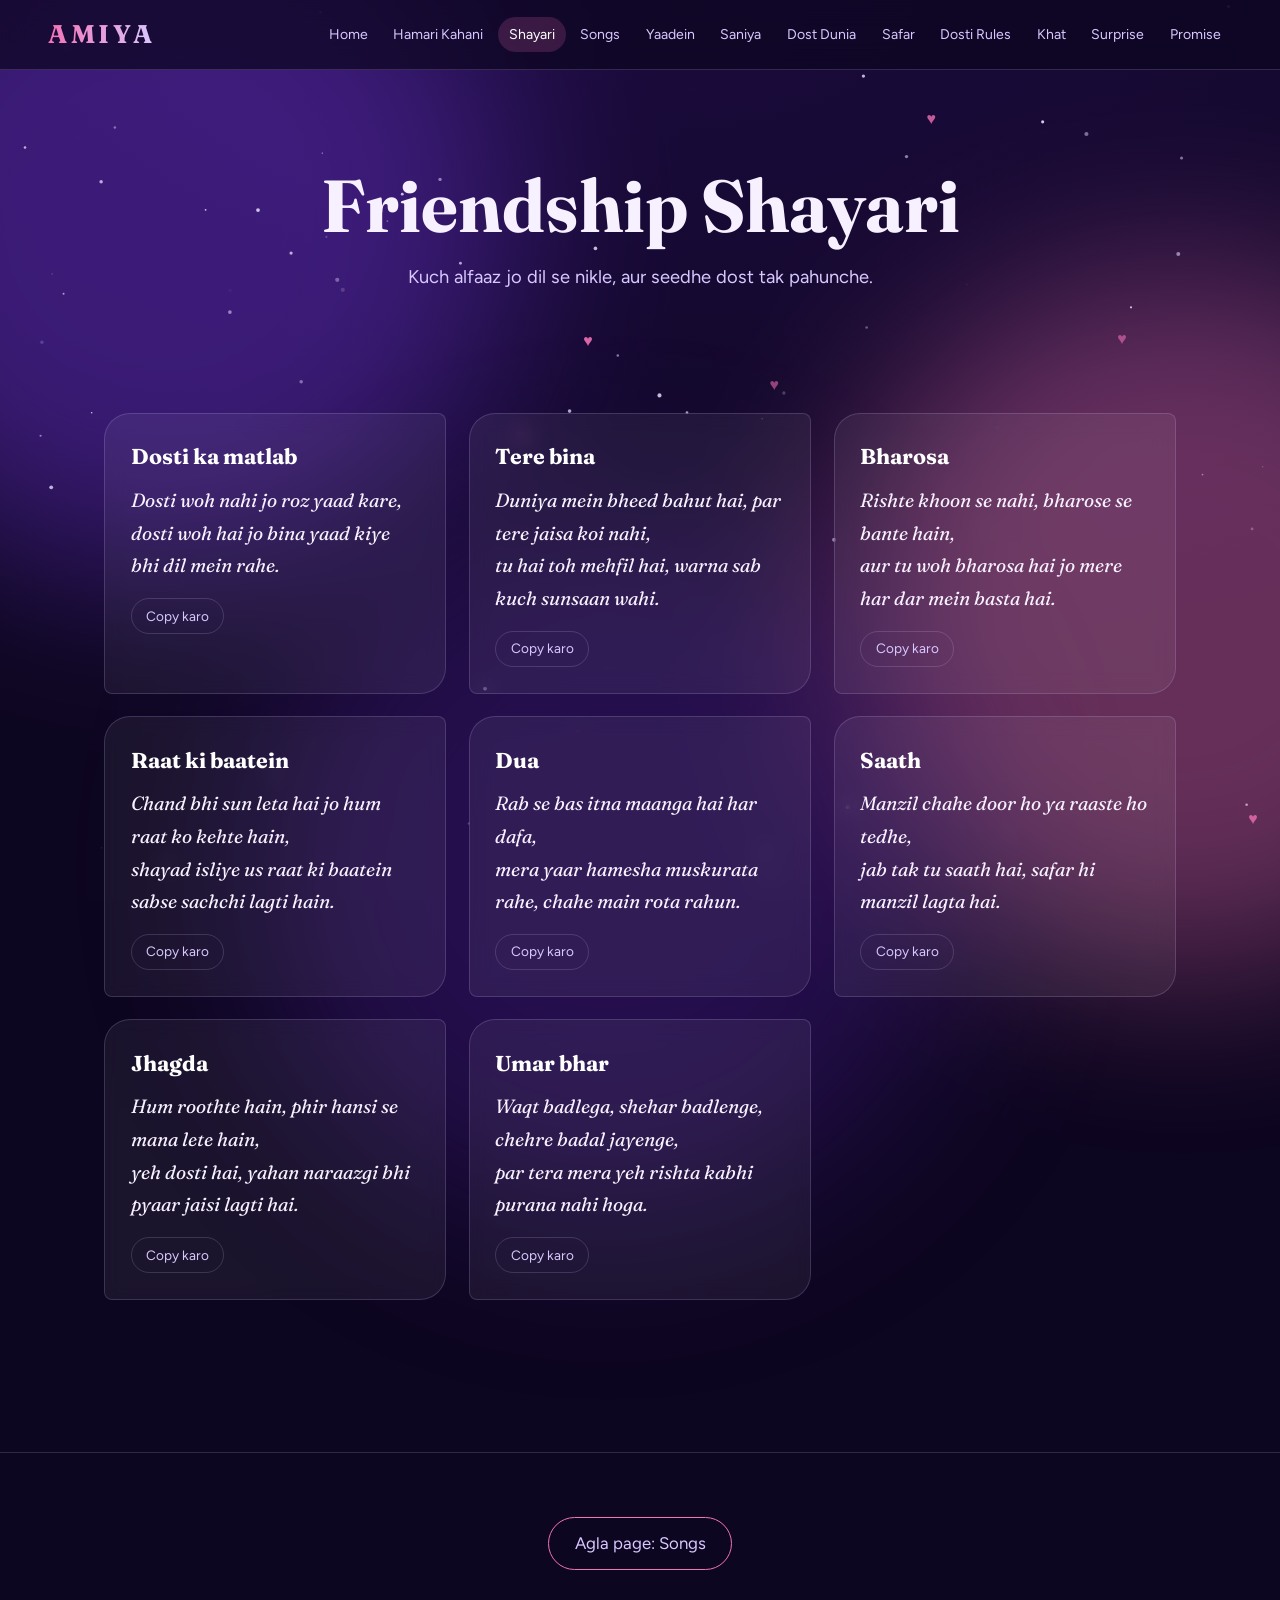
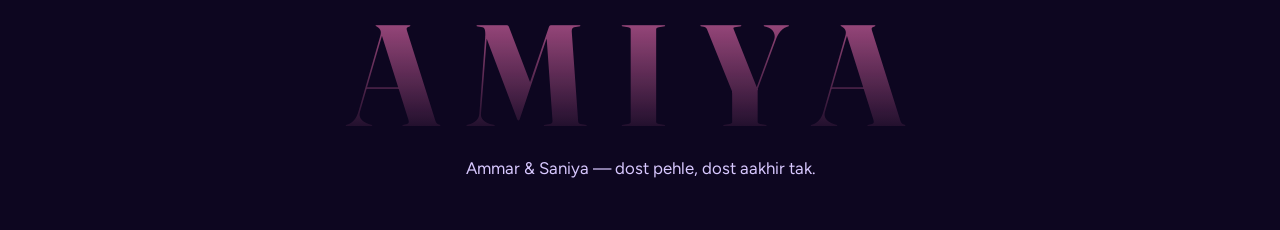
<file: src/main/webapp/shayari.html>
<!DOCTYPE html>
<html lang="hi"><head><meta charset="UTF-8"><meta name="viewport" content="width=device-width,initial-scale=1">
<title>Shayari | AMIYA</title><meta name="theme-color" content="#0d0620">
<link rel="preconnect" href="https://fonts.googleapis.com"><link rel="preconnect" href="https://fonts.gstatic.com" crossorigin>
<link href="https://fonts.googleapis.com/css2?family=Fraunces:ital,opsz,wght@0,9..144,500;0,9..144,700;1,9..144,500&amp;family=Figtree:wght@400;500;700&amp;display=swap" rel="stylesheet">
<link rel="stylesheet" href="assets/css/style.css"></head>
<body data-page="shayari"><div class="aurora"><i></i><i></i><i></i></div><canvas id="sky" aria-hidden="true"></canvas>
<header class="top"><a class="logo" href="index.html">AMIYA</a><button class="burger" aria-label="Menu" aria-expanded="false"><span></span><span></span></button><nav class="menu"><a href="index.html">Home</a><a href="story.html">Hamari Kahani</a><a href="shayari.html" class="on">Shayari</a><a href="songs.html">Songs</a><a href="memories.html">Yaadein</a><a href="saniya.html">Saniya</a><a href="friends.html">Dost Dunia</a><a href="timeline.html">Safar</a><a href="rules.html">Dosti Rules</a><a href="letter.html">Khat</a><a href="surprise.html">Surprise</a><a href="promise.html">Promise</a></nav></header><main>
<section class="phero"><h1 class="split">Friendship Shayari</h1><p>Kuch alfaaz jo dil se nikle, aur seedhe dost tak pahunche.</p></section><section class="sec"><div class="grid wide"><article class="shy rv"><h3>Dosti ka matlab</h3><p>Dosti woh nahi jo roz yaad kare,<br>dosti woh hai jo bina yaad kiye bhi dil mein rahe.</p><button class="copy" data-t="Dosti woh nahi jo roz yaad kare, / dosti woh hai jo bina yaad kiye bhi dil mein rahe.">Copy karo</button></article><article class="shy rv"><h3>Tere bina</h3><p>Duniya mein bheed bahut hai, par tere jaisa koi nahi,<br>tu hai toh mehfil hai, warna sab kuch sunsaan wahi.</p><button class="copy" data-t="Duniya mein bheed bahut hai, par tere jaisa koi nahi, / tu hai toh mehfil hai, warna sab kuch sunsaan wahi.">Copy karo</button></article><article class="shy rv"><h3>Bharosa</h3><p>Rishte khoon se nahi, bharose se bante hain,<br>aur tu woh bharosa hai jo mere har dar mein basta hai.</p><button class="copy" data-t="Rishte khoon se nahi, bharose se bante hain, / aur tu woh bharosa hai jo mere har dar mein basta hai.">Copy karo</button></article><article class="shy rv"><h3>Raat ki baatein</h3><p>Chand bhi sun leta hai jo hum raat ko kehte hain,<br>shayad isliye us raat ki baatein sabse sachchi lagti hain.</p><button class="copy" data-t="Chand bhi sun leta hai jo hum raat ko kehte hain, / shayad isliye us raat ki baatein sabse sachchi lagti hain.">Copy karo</button></article><article class="shy rv"><h3>Dua</h3><p>Rab se bas itna maanga hai har dafa,<br>mera yaar hamesha muskurata rahe, chahe main rota rahun.</p><button class="copy" data-t="Rab se bas itna maanga hai har dafa, / mera yaar hamesha muskurata rahe, chahe main rota rahun.">Copy karo</button></article><article class="shy rv"><h3>Saath</h3><p>Manzil chahe door ho ya raaste ho tedhe,<br>jab tak tu saath hai, safar hi manzil lagta hai.</p><button class="copy" data-t="Manzil chahe door ho ya raaste ho tedhe, / jab tak tu saath hai, safar hi manzil lagta hai.">Copy karo</button></article><article class="shy rv"><h3>Jhagda</h3><p>Hum roothte hain, phir hansi se mana lete hain,<br>yeh dosti hai, yahan naraazgi bhi pyaar jaisi lagti hai.</p><button class="copy" data-t="Hum roothte hain, phir hansi se mana lete hain, / yeh dosti hai, yahan naraazgi bhi pyaar jaisi lagti hai.">Copy karo</button></article><article class="shy rv"><h3>Umar bhar</h3><p>Waqt badlega, shehar badlenge, chehre badal jayenge,<br>par tera mera yeh rishta kabhi purana nahi hoga.</p><button class="copy" data-t="Waqt badlega, shehar badlenge, chehre badal jayenge, / par tera mera yeh rishta kabhi purana nahi hoga.">Copy karo</button></article></div></section></main><footer class="foot"><a class="next" href="songs.html">Agla page: Songs</a><div class="wm">AMIYA</div><p>Ammar &amp; Saniya &mdash; dost pehle, dost aakhir tak.</p></footer><script src="assets/js/app.js"></script></body></html>
</file>
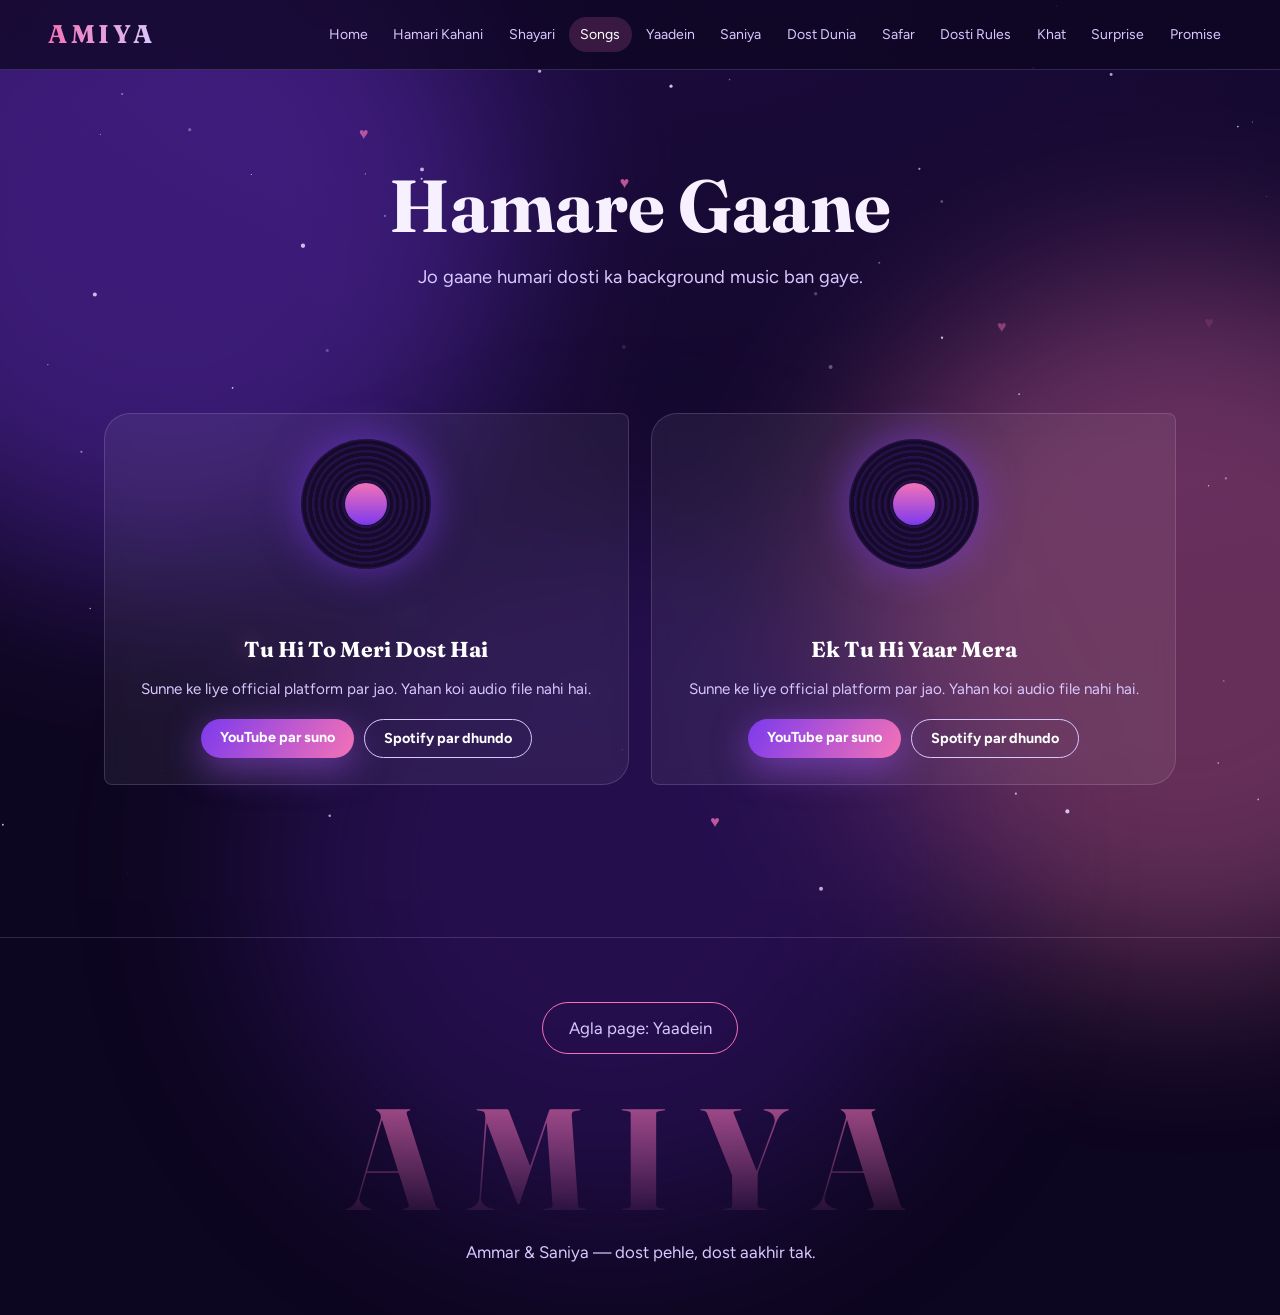
<file: src/main/webapp/songs.html>
<!DOCTYPE html>
<html lang="hi"><head><meta charset="UTF-8"><meta name="viewport" content="width=device-width,initial-scale=1">
<title>Songs | AMIYA</title><meta name="theme-color" content="#0d0620">
<link rel="preconnect" href="https://fonts.googleapis.com"><link rel="preconnect" href="https://fonts.gstatic.com" crossorigin>
<link href="https://fonts.googleapis.com/css2?family=Fraunces:ital,opsz,wght@0,9..144,500;0,9..144,700;1,9..144,500&amp;family=Figtree:wght@400;500;700&amp;display=swap" rel="stylesheet">
<link rel="stylesheet" href="assets/css/style.css"></head>
<body data-page="songs"><div class="aurora"><i></i><i></i><i></i></div><canvas id="sky" aria-hidden="true"></canvas>
<header class="top"><a class="logo" href="index.html">AMIYA</a><button class="burger" aria-label="Menu" aria-expanded="false"><span></span><span></span></button><nav class="menu"><a href="index.html">Home</a><a href="story.html">Hamari Kahani</a><a href="shayari.html">Shayari</a><a href="songs.html" class="on">Songs</a><a href="memories.html">Yaadein</a><a href="saniya.html">Saniya</a><a href="friends.html">Dost Dunia</a><a href="timeline.html">Safar</a><a href="rules.html">Dosti Rules</a><a href="letter.html">Khat</a><a href="surprise.html">Surprise</a><a href="promise.html">Promise</a></nav></header><main>
<section class="phero"><h1 class="split">Hamare Gaane</h1><p>Jo gaane humari dosti ka background music ban gaye.</p></section><section class="sec"><div class="grid wide"><article class="song rv"><div class="vinyl"><i></i></div><div class="eq"><b></b><b></b><b></b><b></b><b></b></div><h3>Tu Hi To Meri Dost Hai</h3><p>Sunne ke liye official platform par jao. Yahan koi audio file nahi hai.</p><div class="row"><a class="btn sm" target="_blank" rel="noopener" href="https://www.youtube.com/results?search_query=Tu%20Hi%20To%20Meri%20Dost%20Hai">YouTube par suno</a><a class="btn ghost sm" target="_blank" rel="noopener" href="https://open.spotify.com/search/Tu%20Hi%20To%20Meri%20Dost%20Hai">Spotify par dhundo</a></div></article><article class="song rv"><div class="vinyl"><i></i></div><div class="eq"><b></b><b></b><b></b><b></b><b></b></div><h3>Ek Tu Hi Yaar Mera</h3><p>Sunne ke liye official platform par jao. Yahan koi audio file nahi hai.</p><div class="row"><a class="btn sm" target="_blank" rel="noopener" href="https://www.youtube.com/results?search_query=Ek%20Tu%20Hi%20Yaar%20Mera">YouTube par suno</a><a class="btn ghost sm" target="_blank" rel="noopener" href="https://open.spotify.com/search/Ek%20Tu%20Hi%20Yaar%20Mera">Spotify par dhundo</a></div></article></div></section></main><footer class="foot"><a class="next" href="memories.html">Agla page: Yaadein</a><div class="wm">AMIYA</div><p>Ammar &amp; Saniya &mdash; dost pehle, dost aakhir tak.</p></footer><script src="assets/js/app.js"></script></body></html>
</file>
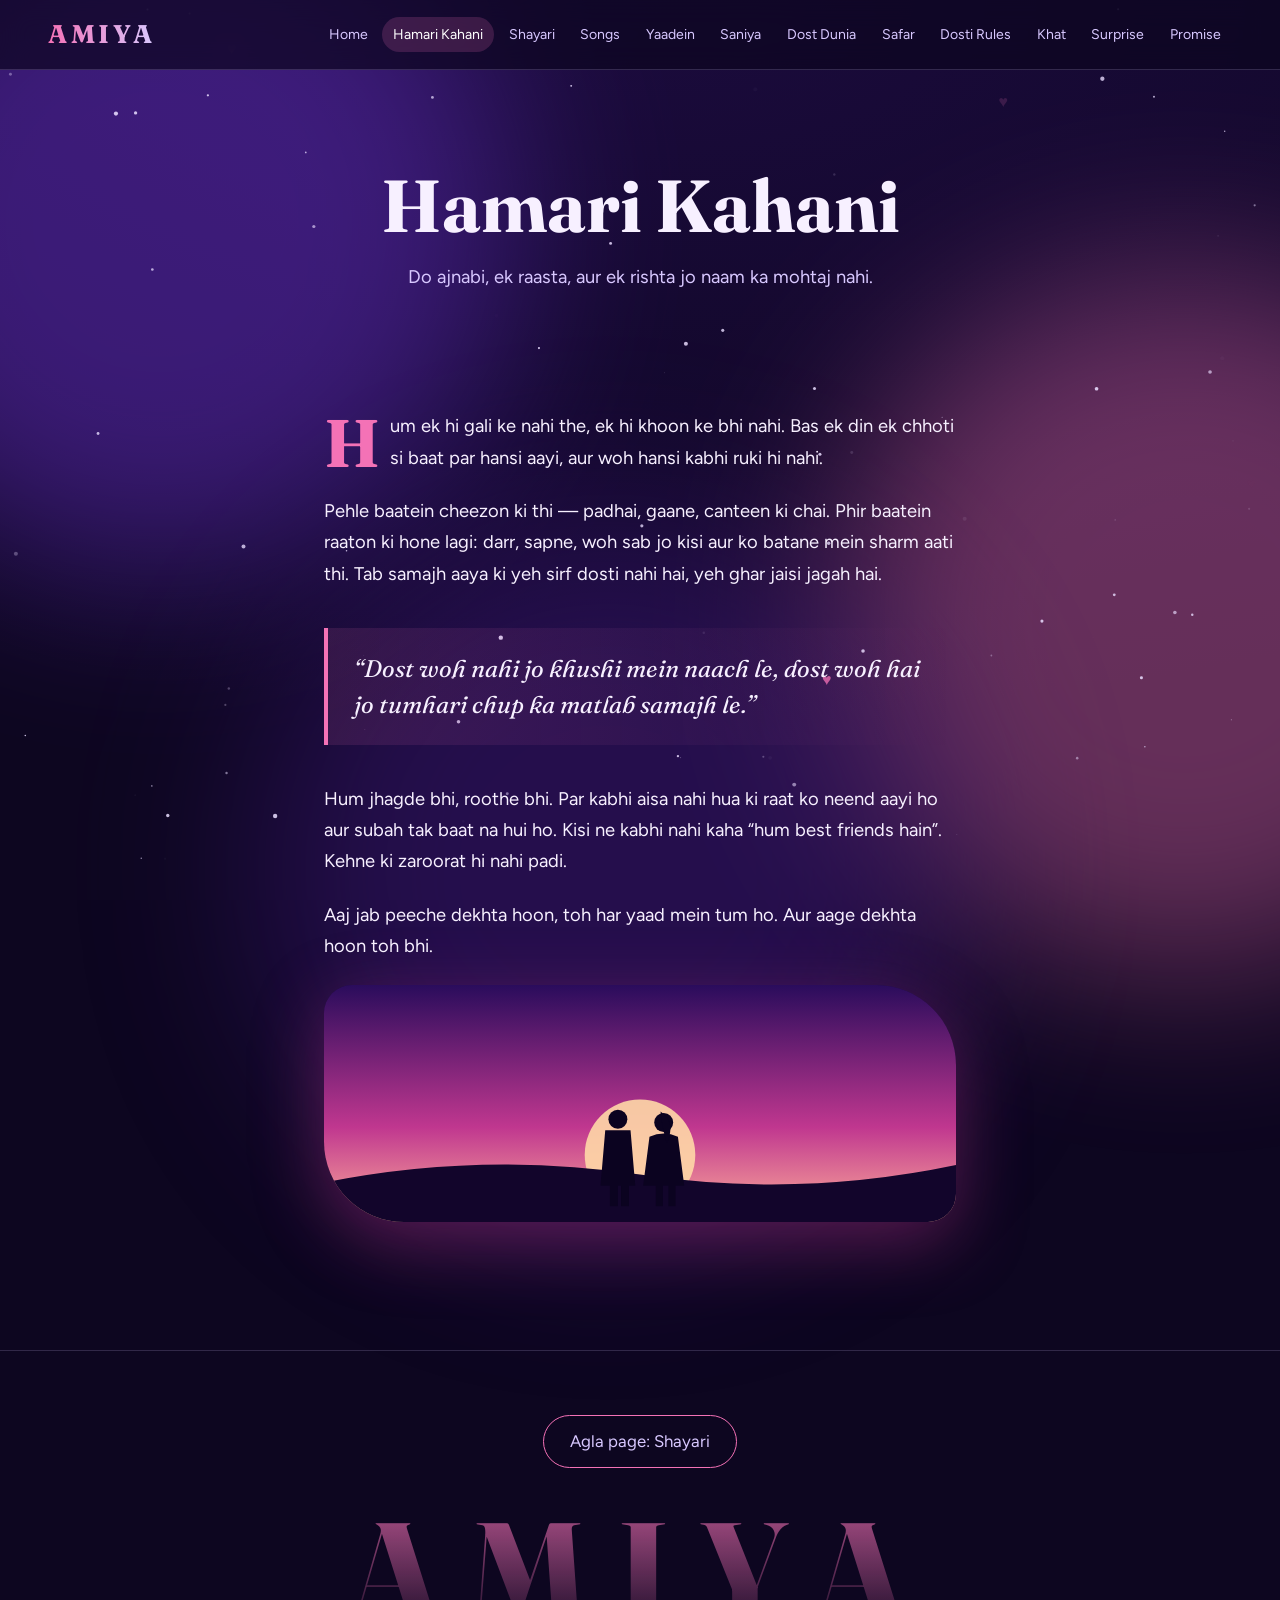
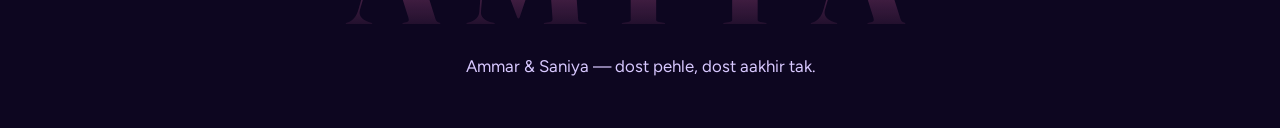
<file: src/main/webapp/story.html>
<!DOCTYPE html>
<html lang="hi"><head><meta charset="UTF-8"><meta name="viewport" content="width=device-width,initial-scale=1">
<title>Hamari Kahani | AMIYA</title><meta name="theme-color" content="#0d0620">
<link rel="preconnect" href="https://fonts.googleapis.com"><link rel="preconnect" href="https://fonts.gstatic.com" crossorigin>
<link href="https://fonts.googleapis.com/css2?family=Fraunces:ital,opsz,wght@0,9..144,500;0,9..144,700;1,9..144,500&amp;family=Figtree:wght@400;500;700&amp;display=swap" rel="stylesheet">
<link rel="stylesheet" href="assets/css/style.css"></head>
<body data-page="story"><div class="aurora"><i></i><i></i><i></i></div><canvas id="sky" aria-hidden="true"></canvas>
<header class="top"><a class="logo" href="index.html">AMIYA</a><button class="burger" aria-label="Menu" aria-expanded="false"><span></span><span></span></button><nav class="menu"><a href="index.html">Home</a><a href="story.html" class="on">Hamari Kahani</a><a href="shayari.html">Shayari</a><a href="songs.html">Songs</a><a href="memories.html">Yaadein</a><a href="saniya.html">Saniya</a><a href="friends.html">Dost Dunia</a><a href="timeline.html">Safar</a><a href="rules.html">Dosti Rules</a><a href="letter.html">Khat</a><a href="surprise.html">Surprise</a><a href="promise.html">Promise</a></nav></header><main>
<section class="phero"><h1 class="split">Hamari Kahani</h1><p>Do ajnabi, ek raasta, aur ek rishta jo naam ka mohtaj nahi.</p></section>
<section class="sec narrow story">
<p class="rv drop">Hum ek hi gali ke nahi the, ek hi khoon ke bhi nahi. Bas ek din ek chhoti si baat par hansi aayi, aur woh hansi kabhi ruki hi nahi.</p>
<p class="rv">Pehle baatein cheezon ki thi &mdash; padhai, gaane, canteen ki chai. Phir baatein raaton ki hone lagi: darr, sapne, woh sab jo kisi aur ko batane mein sharm aati thi. Tab samajh aaya ki yeh sirf dosti nahi hai, yeh ghar jaisi jagah hai.</p>
<blockquote class="rv">&ldquo;Dost woh nahi jo khushi mein naach le, dost woh hai jo tumhari chup ka matlab samajh le.&rdquo;</blockquote>
<p class="rv">Hum jhagde bhi, roothe bhi. Par kabhi aisa nahi hua ki raat ko neend aayi ho aur subah tak baat na hui ho. Kisi ne kabhi nahi kaha &ldquo;hum best friends hain&rdquo;. Kehne ki zaroorat hi nahi padi.</p>
<p class="rv">Aaj jab peeche dekhta hoon, toh har yaad mein tum ho. Aur aage dekhta hoon toh bhi.</p>
<div class="sunset rv"><svg viewBox="0 0 800 300" class="sil" role="img" aria-label="Sunset mein do dost silhouette"><defs><linearGradient id="sk" x1="0" y1="0" x2="0" y2="1"><stop offset="0" stop-color="#2a0c5c"/><stop offset=".6" stop-color="#c0378f"/><stop offset="1" stop-color="#ffb199"/></linearGradient></defs><rect width="800" height="300" fill="url(#sk)"/><circle cx="400" cy="215" r="70" fill="#ffd9a8" opacity=".9" class="sun"/><path d="M0 250q200-40 400-10t400-12v72H0z" fill="#12052b"/><g fill="#0b0320"><circle cx="372" cy="170" r="12"/><path d="M356 184h32l6 70h-44zM362 254h10v26h-10zM376 254h10v26h-10z"/><circle cx="430" cy="174" r="12"/><path d="M412 192q18-8 36 0l8 62h-52zM420 254h9v26h-9zM436 254h9v26h-9z"/><path d="M426 160q20 14 8 40-6-18-8-40z"/></g></svg></div></section></main><footer class="foot"><a class="next" href="shayari.html">Agla page: Shayari</a><div class="wm">AMIYA</div><p>Ammar &amp; Saniya &mdash; dost pehle, dost aakhir tak.</p></footer><script src="assets/js/app.js"></script></body></html>
</file>
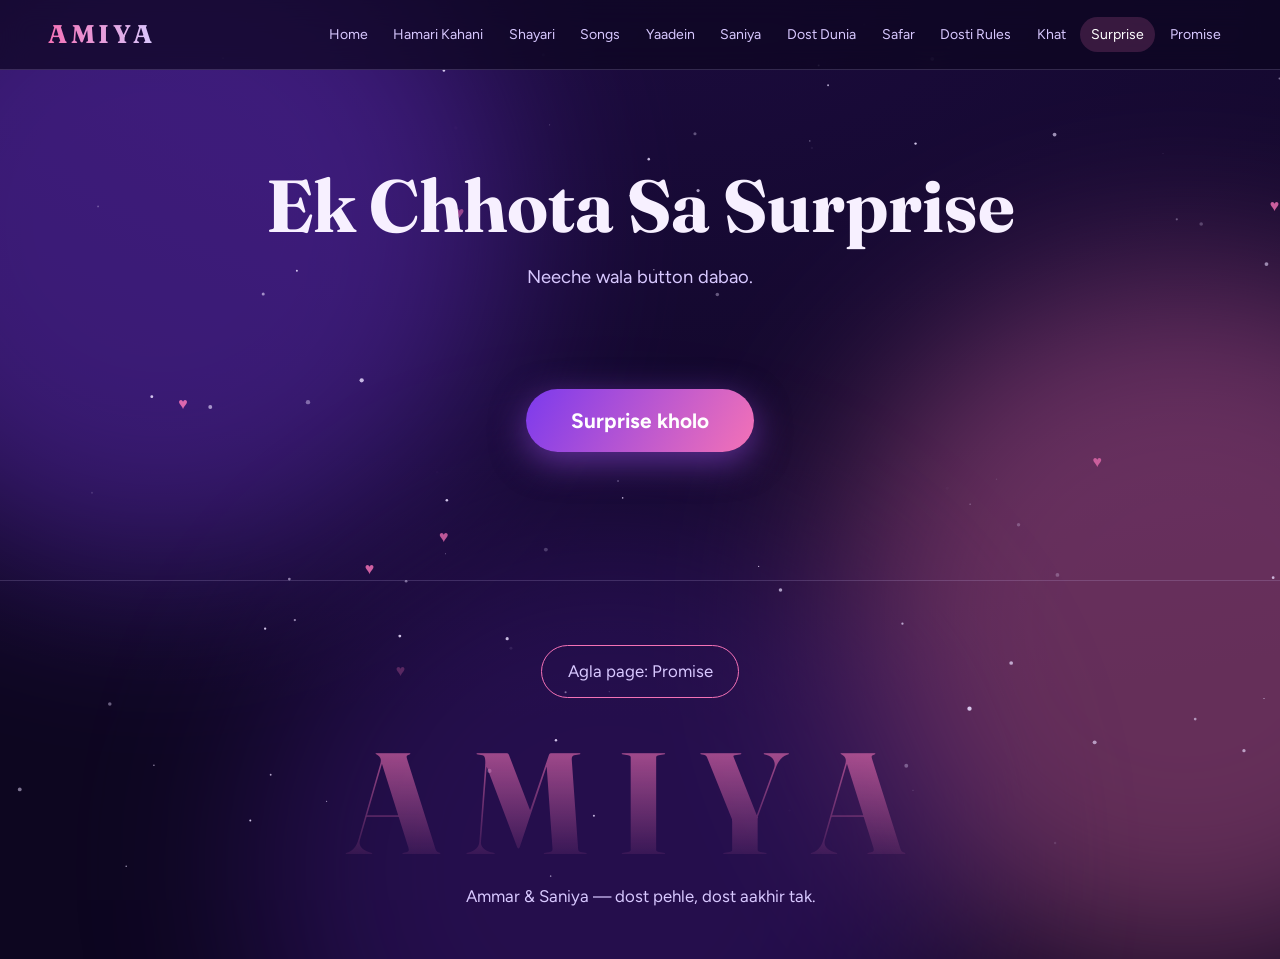
<file: src/main/webapp/surprise.html>
<!DOCTYPE html>
<html lang="hi"><head><meta charset="UTF-8"><meta name="viewport" content="width=device-width,initial-scale=1">
<title>Surprise | AMIYA</title><meta name="theme-color" content="#0d0620">
<link rel="preconnect" href="https://fonts.googleapis.com"><link rel="preconnect" href="https://fonts.gstatic.com" crossorigin>
<link href="https://fonts.googleapis.com/css2?family=Fraunces:ital,opsz,wght@0,9..144,500;0,9..144,700;1,9..144,500&amp;family=Figtree:wght@400;500;700&amp;display=swap" rel="stylesheet">
<link rel="stylesheet" href="assets/css/style.css"></head>
<body data-page="surprise"><div class="aurora"><i></i><i></i><i></i></div><canvas id="sky" aria-hidden="true"></canvas>
<header class="top"><a class="logo" href="index.html">AMIYA</a><button class="burger" aria-label="Menu" aria-expanded="false"><span></span><span></span></button><nav class="menu"><a href="index.html">Home</a><a href="story.html">Hamari Kahani</a><a href="shayari.html">Shayari</a><a href="songs.html">Songs</a><a href="memories.html">Yaadein</a><a href="saniya.html">Saniya</a><a href="friends.html">Dost Dunia</a><a href="timeline.html">Safar</a><a href="rules.html">Dosti Rules</a><a href="letter.html">Khat</a><a href="surprise.html" class="on">Surprise</a><a href="promise.html">Promise</a></nav></header><main>
<section class="phero"><h1 class="split">Ek Chhota Sa Surprise</h1><p>Neeche wala button dabao.</p></section>
<section class="sec narrow center"><button id="surprise" class="btn big">Surprise kholo</button>
<div id="msg" class="msg" hidden><h2>Tum meri zindagi ka sabse khoobsurat ittefaq ho.</h2><p>Duniya ke kisi bhi kone mein rahun, tumhari dosti meri sabse badi daulat hai. Jab bhi thak jaun, yaad rakhna: tum akeli nahi ho, main hoon. Hamesha.</p></div></section></main><footer class="foot"><a class="next" href="promise.html">Agla page: Promise</a><div class="wm">AMIYA</div><p>Ammar &amp; Saniya &mdash; dost pehle, dost aakhir tak.</p></footer><script src="assets/js/app.js"></script></body></html>
</file>
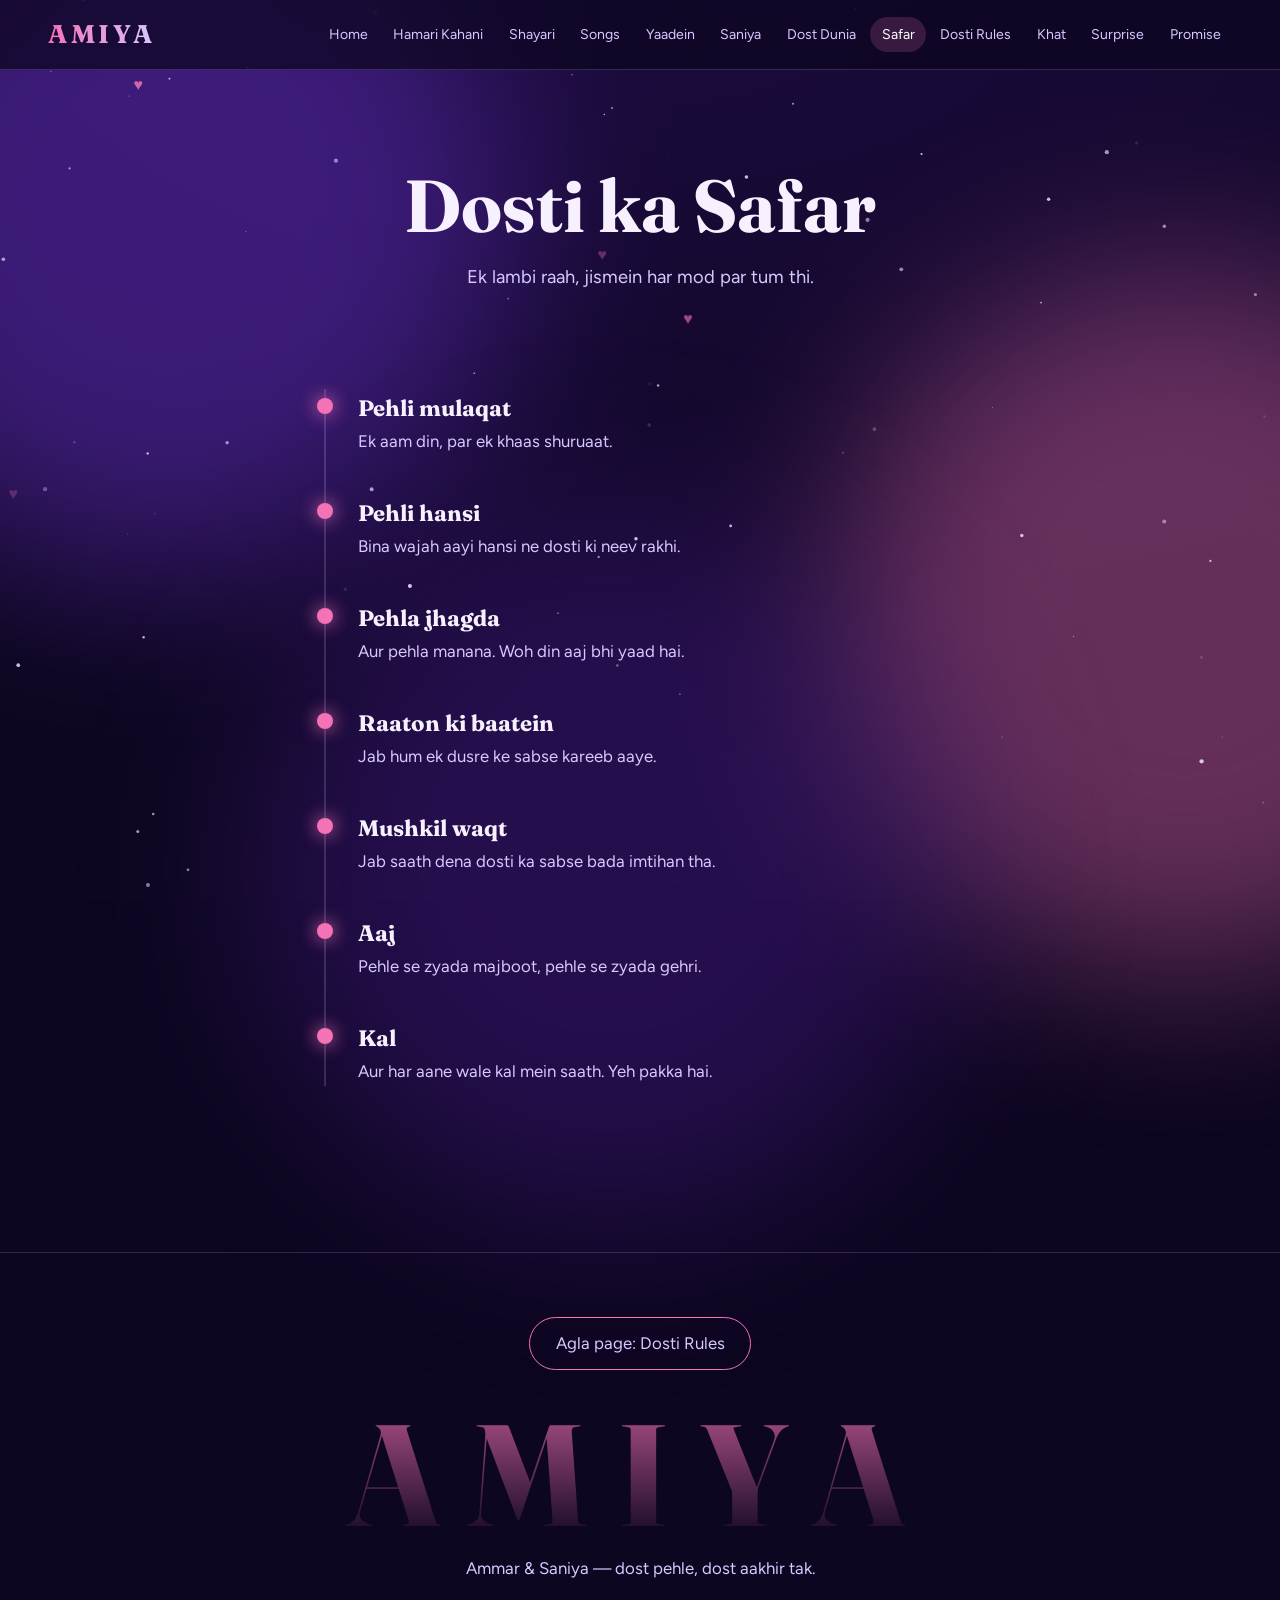
<file: src/main/webapp/timeline.html>
<!DOCTYPE html>
<html lang="hi"><head><meta charset="UTF-8"><meta name="viewport" content="width=device-width,initial-scale=1">
<title>Safar | AMIYA</title><meta name="theme-color" content="#0d0620">
<link rel="preconnect" href="https://fonts.googleapis.com"><link rel="preconnect" href="https://fonts.gstatic.com" crossorigin>
<link href="https://fonts.googleapis.com/css2?family=Fraunces:ital,opsz,wght@0,9..144,500;0,9..144,700;1,9..144,500&amp;family=Figtree:wght@400;500;700&amp;display=swap" rel="stylesheet">
<link rel="stylesheet" href="assets/css/style.css"></head>
<body data-page="timeline"><div class="aurora"><i></i><i></i><i></i></div><canvas id="sky" aria-hidden="true"></canvas>
<header class="top"><a class="logo" href="index.html">AMIYA</a><button class="burger" aria-label="Menu" aria-expanded="false"><span></span><span></span></button><nav class="menu"><a href="index.html">Home</a><a href="story.html">Hamari Kahani</a><a href="shayari.html">Shayari</a><a href="songs.html">Songs</a><a href="memories.html">Yaadein</a><a href="saniya.html">Saniya</a><a href="friends.html">Dost Dunia</a><a href="timeline.html" class="on">Safar</a><a href="rules.html">Dosti Rules</a><a href="letter.html">Khat</a><a href="surprise.html">Surprise</a><a href="promise.html">Promise</a></nav></header><main>
<section class="phero"><h1 class="split">Dosti ka Safar</h1><p>Ek lambi raah, jismein har mod par tum thi.</p></section><section class="sec narrow"><ol class="tl"><li class="rv"><h3>Pehli mulaqat</h3><p>Ek aam din, par ek khaas shuruaat.</p></li><li class="rv"><h3>Pehli hansi</h3><p>Bina wajah aayi hansi ne dosti ki neev rakhi.</p></li><li class="rv"><h3>Pehla jhagda</h3><p>Aur pehla manana. Woh din aaj bhi yaad hai.</p></li><li class="rv"><h3>Raaton ki baatein</h3><p>Jab hum ek dusre ke sabse kareeb aaye.</p></li><li class="rv"><h3>Mushkil waqt</h3><p>Jab saath dena dosti ka sabse bada imtihan tha.</p></li><li class="rv"><h3>Aaj</h3><p>Pehle se zyada majboot, pehle se zyada gehri.</p></li><li class="rv"><h3>Kal</h3><p>Aur har aane wale kal mein saath. Yeh pakka hai.</p></li></ol></section></main><footer class="foot"><a class="next" href="rules.html">Agla page: Dosti Rules</a><div class="wm">AMIYA</div><p>Ammar &amp; Saniya &mdash; dost pehle, dost aakhir tak.</p></footer><script src="assets/js/app.js"></script></body></html>
</file>
<file: src/main/webapp/assets/css/style.css>
:root{--night:#0d0620;--deep:#1b0b3d;--violet:#7c3aed;--pink:#f472b6;--lilac:#d8c8ff;--ink:#f7f0ff;--glass:rgba(255,255,255,.06);--line:rgba(216,200,255,.18)}
*{box-sizing:border-box;margin:0}html{scroll-behavior:smooth}
body{background:var(--night);color:var(--ink);font:400 1.05rem/1.7 Figtree,system-ui,sans-serif;overflow-x:hidden;min-height:100vh}
h1,h2,h3,.logo,blockquote,.wm{font-family:Fraunces,Georgia,serif}
a{color:inherit}img,svg{max-width:100%;display:block}
:focus-visible{outline:2px solid var(--pink);outline-offset:3px}
.aurora{position:fixed;inset:0;z-index:-2;background:radial-gradient(120% 80% at 50% 0,var(--deep),var(--night))}
.aurora i{position:absolute;width:55vmax;height:55vmax;border-radius:50%;filter:blur(90px);opacity:.38;animation:drift 22s ease-in-out infinite alternate}
.aurora i:nth-child(1){background:var(--violet);left:-15vmax;top:-10vmax}
.aurora i:nth-child(2){background:var(--pink);right:-20vmax;top:30vh;animation-delay:-8s}
.aurora i:nth-child(3){background:#4c1d95;left:20vw;bottom:-25vmax;animation-delay:-14s}
@keyframes drift{to{transform:translate(8vmax,6vmax) scale(1.2)}}
#sky{position:fixed;inset:0;z-index:-1;pointer-events:none}
.top{position:sticky;top:0;z-index:50;display:flex;align-items:center;justify-content:space-between;padding:.8rem clamp(1rem,4vw,3rem);background:rgba(13,6,32,.72);backdrop-filter:blur(14px);border-bottom:1px solid var(--line)}
.logo{font-size:1.6rem;font-weight:700;letter-spacing:.14em;text-decoration:none;background:linear-gradient(90deg,var(--pink),var(--lilac));-webkit-background-clip:text;background-clip:text;color:transparent}
.menu{display:flex;gap:.2rem;flex-wrap:wrap;justify-content:flex-end}
.menu a{text-decoration:none;font-size:.88rem;padding:.35rem .7rem;border-radius:99px;color:var(--lilac);transition:background .25s,color .25s}
.menu a:hover,.menu a.on{background:rgba(244,114,182,.18);color:#fff}
.burger{display:none;background:none;border:0;padding:.6rem;cursor:pointer}
.burger span{display:block;width:26px;height:2px;background:var(--ink);margin:6px 0;transition:.3s}
@media(max-width:1060px){.burger{display:block}.menu{position:fixed;inset:58px 0 auto 0;flex-direction:column;background:rgba(13,6,32,.97);padding:1rem;max-height:0;overflow:hidden;opacity:0;transition:.35s;pointer-events:none}.menu.open{max-height:90vh;opacity:1;pointer-events:auto;overflow:auto}.menu a{font-size:1.05rem;padding:.7rem 1rem}}
.sec{padding:clamp(2.5rem,7vw,5rem) clamp(1rem,5vw,4rem);max-width:1200px;margin:auto}.narrow{max-width:760px}.center{text-align:center}
.phero{text-align:center;padding:clamp(3rem,9vw,6rem) 1.2rem 1rem;max-width:900px;margin:auto}
.phero h1{font-size:clamp(2.3rem,7vw,4.6rem);line-height:1.08}.phero p{color:var(--lilac);margin-top:1rem;font-size:1.15rem}
.split span{display:inline-block;opacity:0;transform:translateY(40px) rotate(4deg);animation:up .9s cubic-bezier(.2,.8,.2,1) forwards}
@keyframes up{to{opacity:1;transform:none}}
.hero{display:grid;grid-template-columns:1fr 1.1fr;gap:clamp(1.5rem,4vw,4rem);align-items:center;max-width:1300px;margin:auto;padding:clamp(2rem,6vw,5rem) clamp(1rem,5vw,4rem) 1rem;min-height:86vh}
.hero h1{font-size:clamp(2.8rem,7.5vw,6rem);line-height:1.02;font-weight:700;background:linear-gradient(120deg,#fff,var(--lilac) 45%,var(--pink));-webkit-background-clip:text;background-clip:text;color:transparent}
.tag{margin:1.5rem 0 2rem;color:var(--lilac);max-width:34em;font-size:1.12rem}
.hero-img{position:relative;border-radius:40% 12% 40% 12%/12% 40% 12% 40%;overflow:hidden;box-shadow:0 0 0 1px var(--line),0 30px 90px rgba(124,58,237,.55),0 0 120px rgba(244,114,182,.25);animation:float 7s ease-in-out infinite}
.hero-img img{width:100%;aspect-ratio:4/3;object-fit:cover;transform:scale(1.08);animation:zoom 14s ease-in-out infinite alternate}
.hero-img::after{content:"";position:absolute;inset:0;background:linear-gradient(180deg,transparent 55%,rgba(13,6,32,.85))}
.hero-img figcaption{position:absolute;z-index:2;left:1.4rem;bottom:1rem;font-family:Fraunces,serif;font-style:italic;font-size:1.1rem}
@keyframes float{50%{transform:translateY(-14px)}}@keyframes zoom{to{transform:scale(1.18)}}
@media(max-width:860px){.hero{grid-template-columns:1fr;min-height:0}}
.btn{display:inline-block;text-decoration:none;border:0;cursor:pointer;font:700 1rem Figtree,sans-serif;color:#fff;padding:.95rem 1.9rem;border-radius:99px;background:linear-gradient(120deg,var(--violet),var(--pink));box-shadow:0 10px 35px rgba(168,85,247,.5);transition:transform .25s,box-shadow .25s}
.btn:hover{transform:translateY(-3px) scale(1.03);box-shadow:0 16px 50px rgba(244,114,182,.6)}
.btn.sm{padding:.6rem 1.2rem;font-size:.9rem}.btn.big{font-size:1.3rem;padding:1.2rem 2.8rem;animation:pulse 2.2s infinite}
.btn.ghost{background:transparent;border:1px solid var(--lilac);box-shadow:none}
@keyframes pulse{50%{box-shadow:0 0 0 18px rgba(244,114,182,0),0 10px 55px rgba(244,114,182,.8)}}
.lead{font-family:Fraunces,serif;font-size:clamp(1.3rem,3vw,1.9rem);line-height:1.5;text-align:center;max-width:26em;margin:2rem auto;color:var(--lilac)}
.sunset{border-radius:28px 80px 28px 80px;overflow:hidden;box-shadow:0 20px 70px rgba(192,55,143,.4)}.sil{width:100%}.sun{animation:glow 5s ease-in-out infinite alternate}@keyframes glow{to{opacity:1;transform:translateY(-6px)}}
h2{font-size:clamp(1.8rem,4vw,2.8rem);text-align:center;margin-bottom:2rem}
.grid{display:grid;grid-template-columns:repeat(auto-fit,minmax(160px,1fr));gap:1rem}.grid.wide{grid-template-columns:repeat(auto-fit,minmax(min(100%,290px),1fr));gap:1.4rem;margin:1.5rem 0}
.tile{display:grid;place-items:center;min-height:100px;text-decoration:none;border:1px solid var(--line);background:var(--glass);border-radius:20px 8px 20px 8px;font-family:Fraunces,serif;font-size:1.2rem;transition:.3s}
.tile:hover{background:linear-gradient(120deg,rgba(124,58,237,.5),rgba(244,114,182,.4));transform:translateY(-6px) rotate(-1deg)}
.c,.shy,.song{background:var(--glass);border:1px solid var(--line);backdrop-filter:blur(10px);padding:1.6rem;border-radius:26px 8px 26px 8px;transition:.35s}
.c:hover,.shy:hover,.song:hover{box-shadow:0 0 40px rgba(244,114,182,.25);border-color:var(--pink)}
.c h3,.shy h3,.song h3{font-size:1.35rem;margin-bottom:.5rem;color:#fff}.c p{color:var(--lilac)}
.shy p{font-family:Fraunces,serif;font-style:italic;font-size:1.2rem;line-height:1.7;margin-bottom:1rem}
.copy{background:none;border:1px solid var(--line);color:var(--lilac);padding:.35rem .9rem;border-radius:99px;cursor:pointer;font:inherit;font-size:.85rem}.copy:hover{border-color:var(--pink);color:#fff}
.story p{margin:1.4rem 0;font-size:1.15rem}.drop::first-letter{font:700 4.2rem/.8 Fraunces,serif;float:left;margin:.3rem .6rem 0 0;color:var(--pink)}
blockquote{margin:2.4rem 0;padding:1.4rem 1.6rem;border-left:4px solid var(--pink);font-size:1.5rem;font-style:italic;line-height:1.5;background:linear-gradient(90deg,rgba(244,114,182,.12),transparent)}
.song{text-align:center}.vinyl{width:130px;height:130px;margin:0 auto 1rem;border-radius:50%;background:repeating-radial-gradient(circle,#150a28 0 3px,#24104a 4px 6px);display:grid;place-items:center;animation:spin 6s linear infinite;box-shadow:0 0 40px rgba(124,58,237,.6)}.vinyl i{width:42px;height:42px;border-radius:50%;background:linear-gradient(var(--pink),var(--violet))}@keyframes spin{to{transform:rotate(360deg)}}
.eq{display:flex;gap:5px;justify-content:center;height:34px;align-items:flex-end;margin-bottom:.8rem}.eq b{width:6px;background:var(--pink);border-radius:3px;animation:bar 1s ease-in-out infinite}.eq b:nth-child(2){animation-delay:.2s}.eq b:nth-child(3){animation-delay:.4s}.eq b:nth-child(4){animation-delay:.1s}.eq b:nth-child(5){animation-delay:.3s}@keyframes bar{0%,100%{height:6px}50%{height:32px}}
.row{display:flex;gap:.6rem;justify-content:center;flex-wrap:wrap;margin-top:1rem}.song p{color:var(--lilac);font-size:.95rem}
.flip{perspective:1000px;min-height:230px;cursor:pointer}.flip .in{position:relative;height:100%;min-height:230px;transition:transform .8s cubic-bezier(.2,.8,.2,1);transform-style:preserve-3d}.flip:hover .in,.flip:focus .in,.flip.on .in{transform:rotateY(180deg)}
.f,.b{position:absolute;inset:0;backface-visibility:hidden;padding:1.6rem;border-radius:26px 8px 26px 8px;border:1px solid var(--line);display:flex;flex-direction:column;justify-content:center}
.f{background:var(--glass);backdrop-filter:blur(8px)}.f h3{font-size:1.6rem;color:var(--pink);margin-bottom:.4rem}.b{transform:rotateY(180deg);background:linear-gradient(135deg,rgba(124,58,237,.7),rgba(244,114,182,.55));font-family:Fraunces,serif;font-size:1.15rem;font-style:italic}
.pair{display:flex;justify-content:center;gap:clamp(1rem,6vw,4rem)}.pair figure{width:min(210px,40vw);text-align:center;animation:float 6s ease-in-out infinite}.pair figure:nth-child(2){animation-delay:-3s}.pair figcaption{font-family:Fraunces,serif;font-size:1.3rem;margin-top:.4rem}.av{filter:drop-shadow(0 12px 30px rgba(168,85,247,.55))}
.tl{list-style:none;padding:0 0 0 2rem;border-left:2px solid var(--line);position:relative}.tl li{position:relative;margin:0 0 2.4rem}.tl li::before{content:"";position:absolute;left:-2.55rem;top:.55rem;width:16px;height:16px;border-radius:50%;background:var(--pink);box-shadow:0 0 18px var(--pink)}.tl h3{font-size:1.4rem}.tl p{color:var(--lilac)}
.paper{padding:clamp(1.5rem,5vw,3rem);border-radius:8px 40px 8px 40px;background:linear-gradient(160deg,rgba(255,255,255,.1),rgba(255,255,255,.03));border:1px solid var(--line);font-family:Fraunces,serif;font-size:1.25rem;line-height:1.9;box-shadow:0 30px 80px rgba(0,0,0,.4)}.paper p{margin:1rem 0}
.msg{margin-top:2.5rem;padding:2rem;border-radius:30px;border:1px solid var(--pink);background:rgba(244,114,182,.1);box-shadow:0 0 90px rgba(244,114,182,.5)}.msg:not([hidden]){animation:pop .9s cubic-bezier(.2,.9,.3,1.3)}.msg h2{margin-bottom:1rem}@keyframes pop{from{opacity:0;transform:scale(.6)}}
.prom{list-style:none;padding:0}.prom li{font-family:Fraunces,serif;font-size:clamp(1.2rem,3vw,1.8rem);padding:1.1rem;border-bottom:1px solid var(--line)}.prom li:last-child{border:0}
.foot{text-align:center;padding:4rem 1rem 3rem;border-top:1px solid var(--line);margin-top:3rem}.next{display:inline-block;margin-bottom:2rem;padding:.7rem 1.6rem;border:1px solid var(--pink);border-radius:99px;text-decoration:none;color:var(--lilac);transition:.3s}.next:hover{background:var(--pink);color:#1b0b3d}
.wm{font-size:clamp(3rem,16vw,9rem);font-weight:700;letter-spacing:.2em;line-height:1;background:linear-gradient(180deg,rgba(244,114,182,.7),transparent);-webkit-background-clip:text;background-clip:text;color:transparent}.foot p{color:var(--lilac);margin-top:.5rem}
.rv{opacity:0;transform:translateY(26px);transition:opacity .8s,transform .8s}.rv.in{opacity:1;transform:none}
.fl{position:fixed;bottom:-30px;z-index:60;pointer-events:none;animation:rise linear forwards}@keyframes rise{to{transform:translateY(-110vh) rotate(40deg);opacity:0}}
@media(prefers-reduced-motion:reduce){*,*::before,*::after{animation:none!important;transition:none!important}.rv,.split span{opacity:1;transform:none}}
</file>
